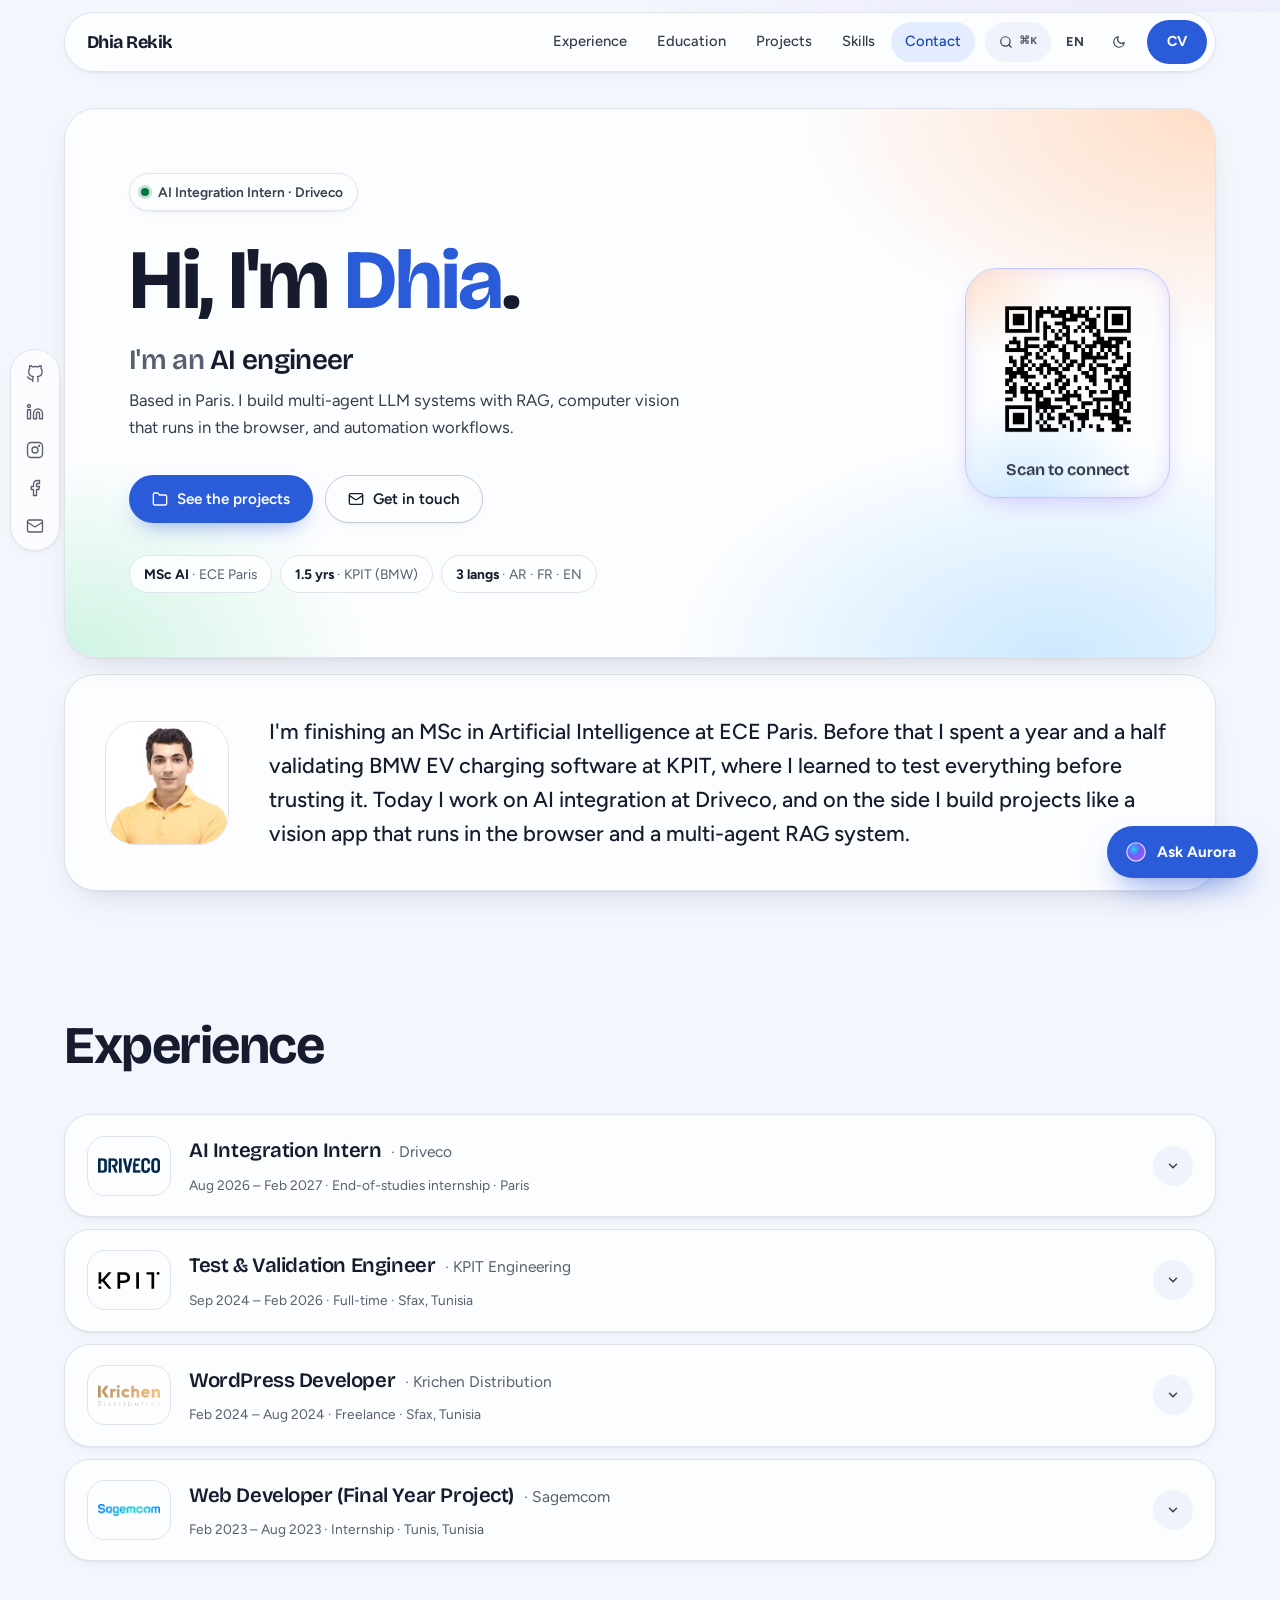
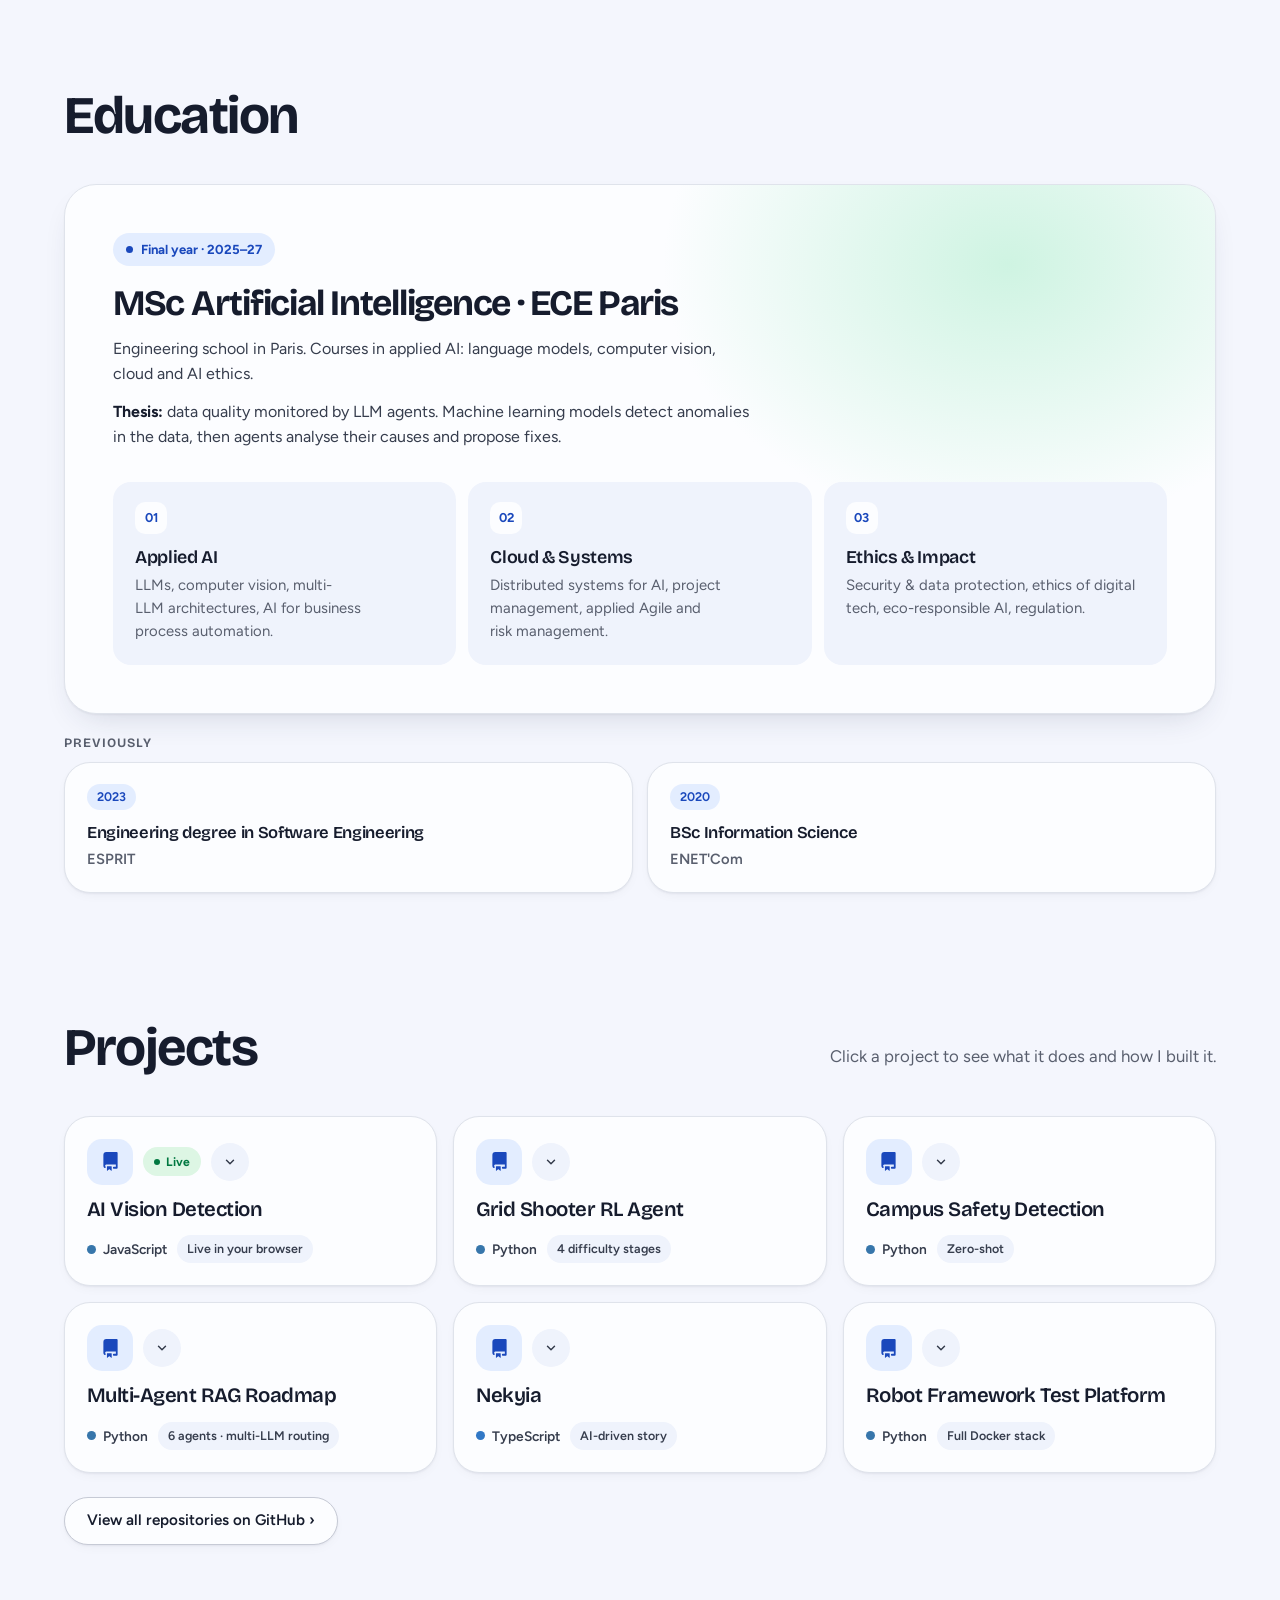
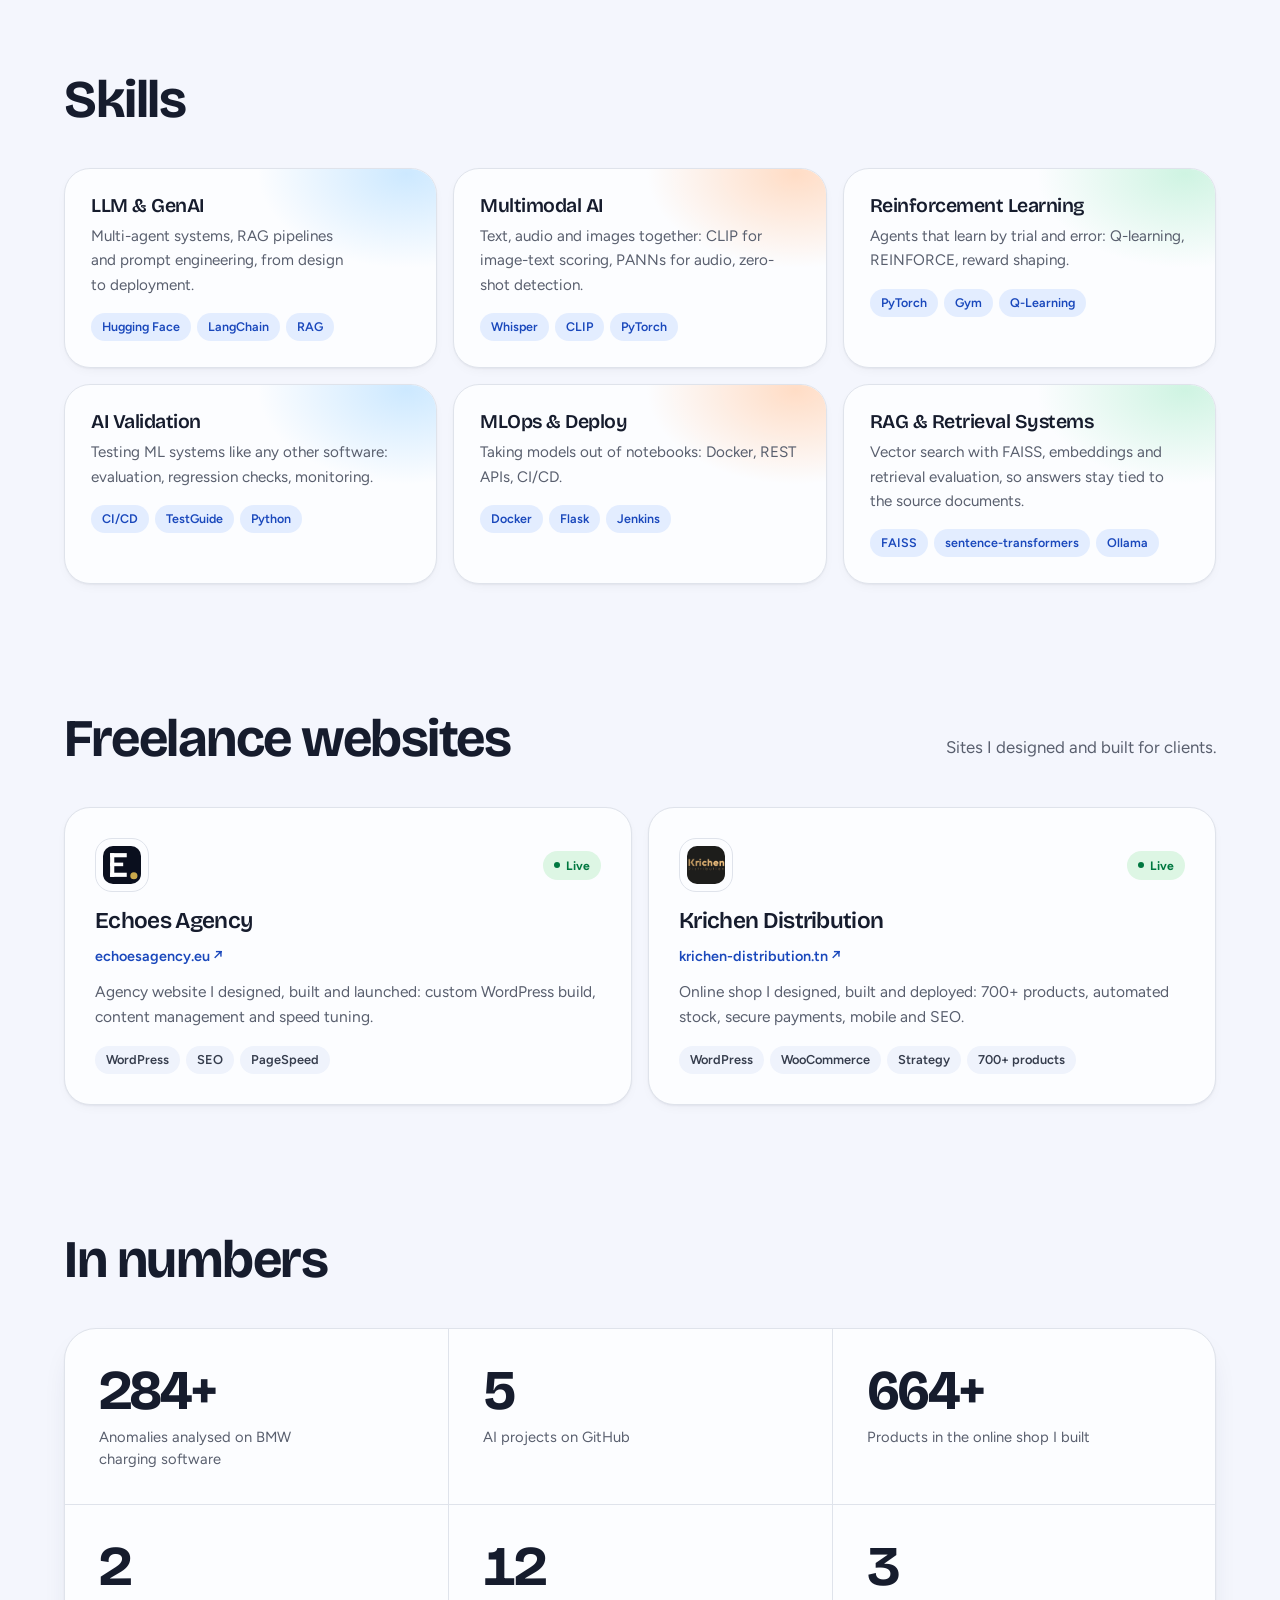
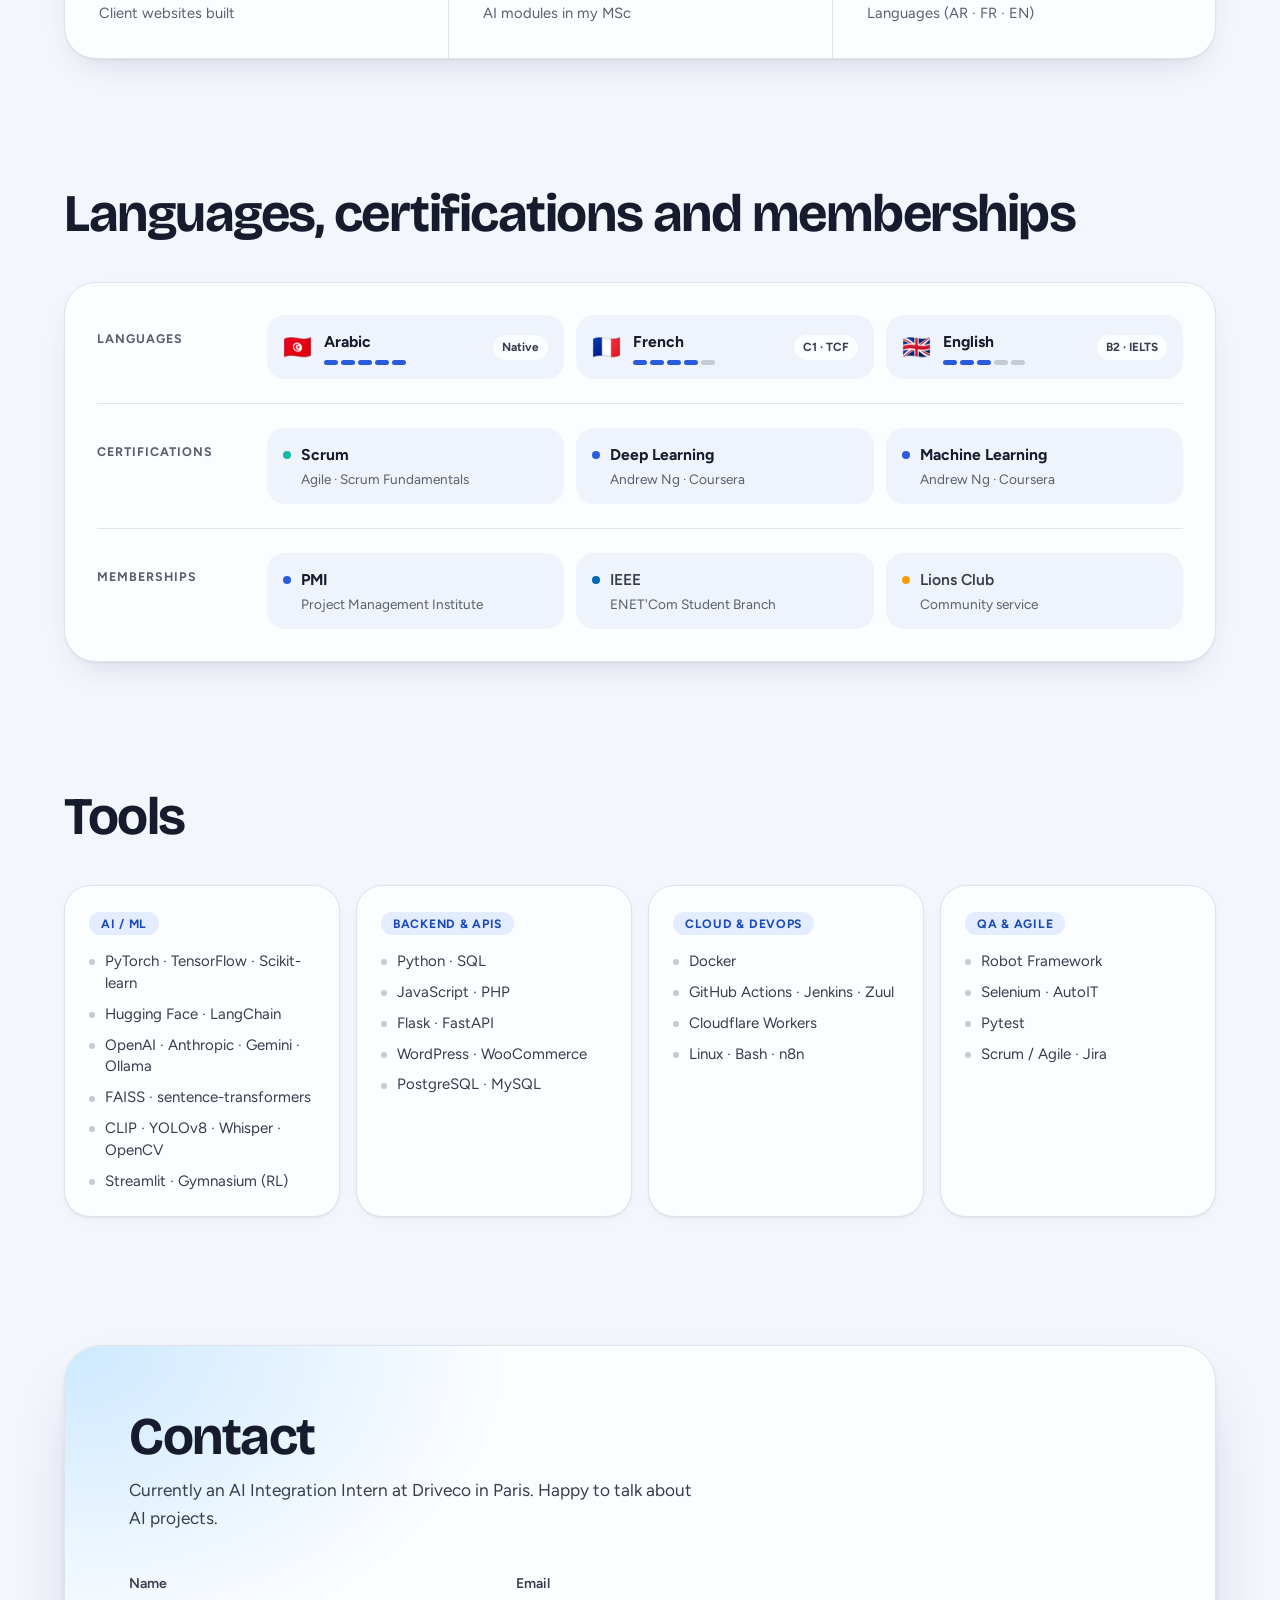
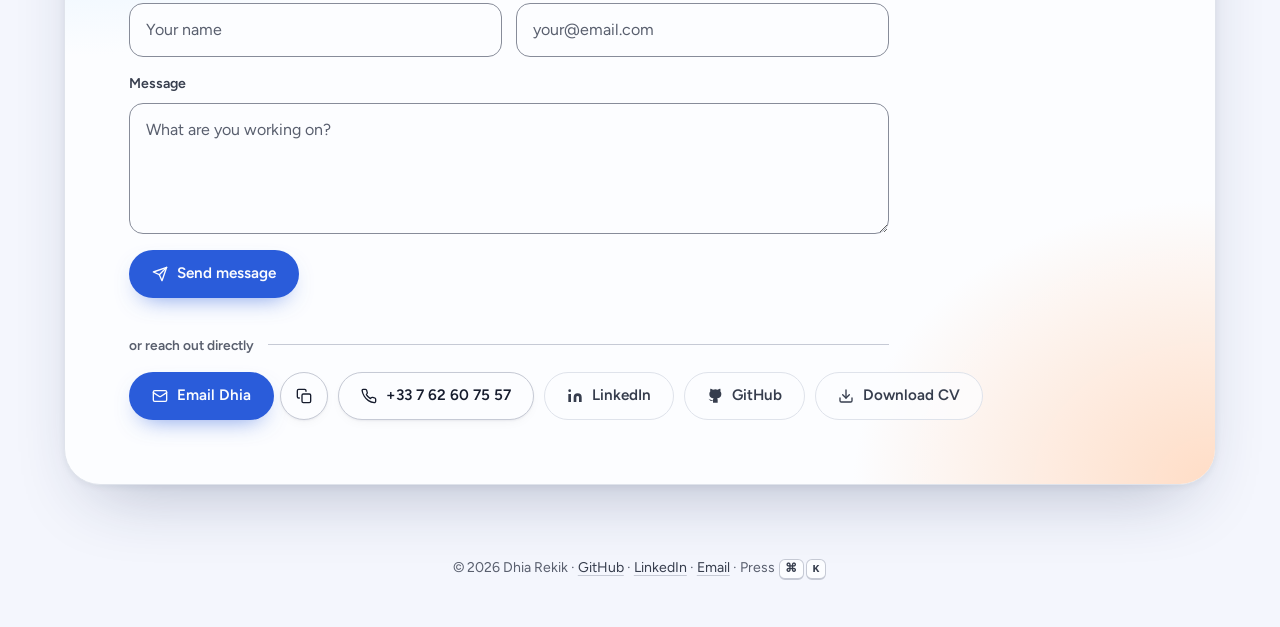
<file: index.html>
<!DOCTYPE html>
<html lang="en">
<head>
<meta charset="UTF-8">
<meta name="viewport" content="width=device-width, initial-scale=1.0">
<title>Dhia Rekik · AI Engineer</title>
<meta name="description" content="AI engineer in Paris. LLM agents with RAG, computer vision and automation workflows. 1.5 years in test and validation for BMW. MSc in AI at ECE Paris.">
<meta name="theme-color" content="#f4f6fd">
<meta name="author" content="Dhia Rekik">
<link rel="manifest" href="manifest.json">
<link rel="icon" type="image/png" sizes="32x32" href="assets/icon-32.png?v=aurora">
<link rel="icon" type="image/svg+xml" href="assets/icon.svg?v=aurora">
<link rel="apple-touch-icon" href="assets/dhia.jpg">

<meta property="og:type" content="website">
<meta property="og:title" content="Dhia Rekik · AI Engineer">
<meta property="og:description" content="AI engineer in Paris. Projects, experience and contact.">
<meta property="og:url" content="https://dhiarekik.me/">
<meta property="og:locale" content="en_US">
<meta property="og:locale:alternate" content="fr_FR">
<meta property="og:image" content="https://dhiarekik.me/assets/dhia.jpg">
<meta property="og:image:width" content="800">
<meta property="og:image:height" content="800">
<meta property="og:image:alt" content="Dhia Rekik · AI Engineer">
<meta name="twitter:image" content="https://dhiarekik.me/assets/dhia.jpg">
<meta name="twitter:image:alt" content="Dhia Rekik · AI Engineer">
<link rel="canonical" href="https://dhiarekik.me/">
<link rel="alternate" hreflang="en" href="https://dhiarekik.me/">
<link rel="alternate" hreflang="fr" href="https://dhiarekik.me/?lang=fr">
<link rel="alternate" hreflang="x-default" href="https://dhiarekik.me/">

<script type="application/ld+json">
{
  "@context": "https://schema.org",
  "@type": "Person",
  "name": "Dhia Rekik",
  "givenName": "Dhia",
  "familyName": "Rekik",
  "jobTitle": "AI Engineer",
  "description": "AI engineer in Paris. LLM agents with RAG, computer vision and automation workflows. 1.5 years in test and validation for BMW. MSc in AI at ECE Paris.",
  "url": "https://dhiarekik.me/",
  "image": "https://dhiarekik.me/assets/dhia.jpg",
  "email": "mailto:dhia.rekik@icloud.com",
  "sameAs": [
    "https://github.com/dhia-rek",
    "https://linkedin.com/in/dhia-rekik"
  ],
  "address": { "@type": "PostalAddress", "addressLocality": "Paris", "addressCountry": "FR" },
  "alumniOf": [{ "@type": "CollegeOrUniversity", "name": "ECE Paris" }],
  "knowsLanguage": ["English", "French", "Arabic"],
  "knowsAbout": [
    "Artificial Intelligence", "Machine Learning", "Large Language Models",
    "Generative AI", "RAG", "Multi-Agent Systems", "AI Automation",
    "Computer Vision", "MLOps", "Python", "PyTorch", "Hugging Face",
    "FastAPI", "Docker", "FAISS", "Ollama"
  ]
}
</script>
<meta name="twitter:card" content="summary_large_image">
<meta name="twitter:title" content="Dhia Rekik · AI Engineer">
<meta name="twitter:description" content="AI engineer in Paris. Projects, experience and contact.">

<link rel="preconnect" href="https://fonts.googleapis.com">
<link rel="preconnect" href="https://fonts.gstatic.com" crossorigin>
<!-- fonts load without blocking the first paint (text shows in a fallback font, then swaps) -->
<link rel="preload" as="style" href="https://fonts.googleapis.com/css2?family=Bricolage+Grotesque:opsz,wght@12..96,500..700&family=Figtree:wght@400..700&display=swap" onload="this.onload=null;this.rel='stylesheet'">
<noscript><link rel="stylesheet" href="https://fonts.googleapis.com/css2?family=Bricolage+Grotesque:opsz,wght@12..96,500..700&family=Figtree:wght@400..700&display=swap"></noscript>

<script type="importmap">{"imports":{"three":"/vendor/three/three.module.js?v=0.160.0","three/addons/":"/vendor/three/addons/"}}</script>
<link rel="stylesheet" href="css/styles.css?v=20261118-aurora">
<meta http-equiv="Cache-Control" content="no-cache, must-revalidate">
</head>
<body>

<div id="scrollProgress" aria-hidden="true"></div>

<nav>
  <div class="nav-inner">
    <a href="#" class="nav-logo">Dhia Rekik</a>
    <button type="button" class="nav-menu-btn" id="menuBtn" aria-label="Open menu" aria-expanded="false">
      <span></span><span></span><span></span>
    </button>
    <ul class="nav-links">
      <li><a href="#experience" data-i18n="nav.exp">Experience</a></li>
      <li><a href="#education" data-i18n="nav.edu">Education</a></li>
      <li><a href="#projects" data-i18n="nav.proj">Projects</a></li>
      <li><a href="#capabilities" data-i18n="nav.cap">Skills</a></li>
      <li><a href="#contact" data-i18n="nav.contact">Contact</a></li>
    </ul>
    <div class="nav-controls">
      <button type="button" class="ctrl ctrl-cmd" id="cmdBtn" aria-label="Open command palette" title="⌘K">
        <svg viewBox="0 0 24 24" fill="none" stroke="currentColor" stroke-width="2" stroke-linecap="round" stroke-linejoin="round" width="14" height="14">
          <circle cx="11" cy="11" r="8"/><path d="m21 21-4.3-4.3"/>
        </svg>
      </button>
      <button type="button" class="ctrl" id="langBtn">EN</button>
      <button type="button" class="ctrl" id="themeBtn" aria-label="Toggle theme">
        <svg viewBox="0 0 24 24" fill="none" stroke="currentColor" stroke-width="2" stroke-linecap="round" stroke-linejoin="round" id="themeIcon" width="14" height="14">
          <path d="M21 12.79A9 9 0 1 1 11.21 3 7 7 0 0 0 21 12.79z"/>
        </svg>
      </button>
      <a href="cv/cv-dhia-rekik-en.pdf" download class="nav-resume" id="cvBtnNav" data-i18n="nav.resume">CV</a>
    </div>
  </div>
</nav>

<aside class="social-rail" aria-label="Social links">
  <ul>
    <li>
      <a href="https://github.com/dhia-rek" target="_blank" rel="noopener" aria-label="GitHub">
        <svg width="18" height="18" viewBox="0 0 24 24" fill="none" stroke="currentColor" stroke-width="1.8" stroke-linecap="round" stroke-linejoin="round" aria-hidden="true"><path d="M9 19c-5 1.5-5-2.5-7-3m14 6v-3.87a3.37 3.37 0 0 0-.94-2.61c3.14-.35 6.44-1.54 6.44-7A5.44 5.44 0 0 0 20 4.77 5.07 5.07 0 0 0 19.91 1S18.73.65 16 2.48a13.38 13.38 0 0 0-7 0C6.27.65 5.09 1 5.09 1A5.07 5.07 0 0 0 5 4.77a5.44 5.44 0 0 0-1.5 3.78c0 5.42 3.3 6.61 6.44 7A3.37 3.37 0 0 0 9 18.13V22"/></svg>
      </a>
    </li>
    <li>
      <a href="https://linkedin.com/in/dhia-rekik" target="_blank" rel="noopener" aria-label="LinkedIn">
        <svg width="18" height="18" viewBox="0 0 24 24" fill="none" stroke="currentColor" stroke-width="1.8" stroke-linecap="round" stroke-linejoin="round" aria-hidden="true"><path d="M16 8a6 6 0 0 1 6 6v7h-4v-7a2 2 0 0 0-4 0v7h-4v-7a6 6 0 0 1 6-6z"/><rect x="2" y="9" width="4" height="12"/><circle cx="4" cy="4" r="2"/></svg>
      </a>
    </li>
    <li>
      <a href="https://www.instagram.com/dhia_rekik/" target="_blank" rel="noopener" aria-label="Instagram">
        <svg width="18" height="18" viewBox="0 0 24 24" fill="none" stroke="currentColor" stroke-width="1.8" stroke-linecap="round" stroke-linejoin="round" aria-hidden="true"><rect x="2" y="2" width="20" height="20" rx="5"/><circle cx="12" cy="12" r="4"/><circle cx="17.5" cy="6.5" r="0.6" fill="currentColor"/></svg>
      </a>
    </li>
    <li>
      <a href="https://www.facebook.com/dhia.rekik11" target="_blank" rel="noopener" aria-label="Facebook">
        <svg width="18" height="18" viewBox="0 0 24 24" fill="none" stroke="currentColor" stroke-width="1.8" stroke-linecap="round" stroke-linejoin="round" aria-hidden="true"><path d="M18 2h-3a5 5 0 0 0-5 5v3H7v4h3v8h4v-8h3l1-4h-4V7a1 1 0 0 1 1-1h3z"/></svg>
      </a>
    </li>
    <li>
      <a href="mailto:dhia.rekik@icloud.com" aria-label="Email">
        <svg width="18" height="18" viewBox="0 0 24 24" fill="none" stroke="currentColor" stroke-width="1.8" stroke-linecap="round" stroke-linejoin="round" aria-hidden="true"><rect x="2" y="4" width="20" height="16" rx="2"/><path d="m22 7-8.97 5.7a1.94 1.94 0 0 1-2.06 0L2 7"/></svg>
      </a>
    </li>
  </ul>
</aside>

<div class="nav-mobile-drawer" id="mobileDrawer">
  <a href="#experience" data-i18n="nav.exp" data-drawer-close>Experience</a>
  <a href="#education" data-i18n="nav.edu" data-drawer-close>Education</a>
  <a href="#projects" data-i18n="nav.proj" data-drawer-close>Projects</a>
  <a href="#capabilities" data-i18n="nav.cap" data-drawer-close>Skills</a>
  <a href="#contact" data-i18n="nav.contact" data-drawer-close>Contact</a>
</div>

<!-- ========== HERO ========== -->
<section class="hero">
  <div class="hero-grid">
    <div class="hero-content">
      <div class="hero-eyebrow" data-i18n="hero.eyebrow">AI Integration Intern · Driveco</div>
      <h1>
        <span data-i18n="hero.greet">Hi, I'm <span class="gradient-1">Dhia</span>.</span>
      </h1>
      <p class="hero-role">
        <span data-i18n="hero.sub-prefix">I'm an</span>
        <span class="hero-role-name" data-i18n="hero.role">AI engineer</span>
      </p>
      <p class="hero-sub" data-i18n="hero.sub-suffix">Based in Paris. I build multi-agent LLM systems with RAG, computer vision that runs in the browser, and automation workflows.</p>
      <div class="hero-cta">
        <a href="#projects" class="btn btn-primary" data-magnetic>
          <svg width="15" height="15" viewBox="0 0 24 24" fill="none" stroke="currentColor" stroke-width="2" stroke-linecap="round" stroke-linejoin="round" aria-hidden="true"><path d="M22 19a2 2 0 0 1-2 2H4a2 2 0 0 1-2-2V5a2 2 0 0 1 2-2h5l2 3h9a2 2 0 0 1 2 2z"/></svg>
          <span data-i18n="hero.cta1">See the projects</span>
        </a>
        <a href="mailto:dhia.rekik@icloud.com" class="btn btn-secondary" data-magnetic>
          <svg width="15" height="15" viewBox="0 0 24 24" fill="none" stroke="currentColor" stroke-width="2" stroke-linecap="round" stroke-linejoin="round" aria-hidden="true"><rect x="2" y="4" width="20" height="16" rx="2"/><path d="m22 7-8.97 5.7a1.94 1.94 0 0 1-2.06 0L2 7"/></svg>
          <span data-i18n="hero.cta2">Get in touch</span>
        </a>
      </div>
      <div class="hero-trust">
        <span><strong>MSc AI</strong> · ECE Paris</span>
        <span><strong>1.5 yrs</strong> · KPIT (BMW)</span>
        <span><strong>3 langs</strong> · AR · FR · EN</span>
      </div>
    </div>

    <aside class="hero-qr" aria-labelledby="heroQrTitle">
      <img class="hero-qr-code" src="assets/qr/dhiarekik-links.svg" alt="QR code linking to dhiarekik.me/links" width="190" height="190">
      <h2 class="hero-qr-title" id="heroQrTitle" data-i18n="qr.title">Scan to connect</h2>
    </aside>
  </div>
</section>

<!-- ========== ABOUT ========== -->
<section class="about reveal" id="about">
  <div class="about-card">
    <img class="about-portrait-mini" src="assets/dhia-220.jpg" srcset="assets/dhia-220.jpg 1x, assets/dhia-440.jpg 2x" alt="Dhia Rekik" width="110" height="110" loading="lazy">
    <div>
      <p class="about-quote" data-i18n="about.quote">I'm finishing an MSc in Artificial Intelligence at ECE Paris. Before that I spent a year and a half validating BMW EV charging software at KPIT, where I learned to test everything before trusting it. Today I work on AI integration at Driveco, and on the side I build projects like a vision app that runs in the browser and a multi-agent RAG system.</p>
    </div>
  </div>
</section>

<!-- ========== EXPERIENCE ========== -->
<section class="experience reveal" id="experience">
  <div class="text-center">
    <h2 class="feature-title" data-i18n="exp.title">Experience</h2>
  </div>

  <ol class="exp-timeline">
    <li class="exp-item" data-expandable>
      <button type="button" class="exp-summary" aria-expanded="false">
        <span class="exp-marker"></span>
        <span class="exp-summary-info">
          <span class="exp-summary-date">Aug 2026 – Feb 2027 · <span data-i18n="exp.0.b">End-of-studies internship</span> · Paris</span>
          <span class="exp-summary-role">
            <span class="exp-logo exp-logo-wide">
              <img src="assets/logos/driveco.png" alt="Driveco" width="46" height="11" loading="lazy">
            </span>
            <strong data-i18n="exp.0.r">AI Integration Intern</strong>
            <span class="exp-summary-org">· Driveco</span>
          </span>
        </span>
        <span class="exp-chevron" aria-hidden="true">
          <svg width="14" height="14" viewBox="0 0 24 24" fill="none" stroke="currentColor" stroke-width="2.5" stroke-linecap="round" stroke-linejoin="round"><polyline points="6 9 12 15 18 9"/></svg>
        </span>
      </button>
      <div class="exp-details">
        <div class="exp-desc" data-i18n="exp.0.d"><ul><li>Analyse business needs and scope AI use cases.</li><li>Design and integrate AI solutions: LLMs, AI agents and automated workflows.</li><li>Build and optimise workflows with APIs, scripts and no-code/low-code tools; prompt engineering and integration of internal tools.</li><li>Build the business case for AI: where it pays off and by how much (ROI).</li><li>Evaluate, document and keep improving the solutions, with the Tech, Product and Data teams.</li></ul></div>
        <a class="exp-org-link" href="https://www.driveco.com" target="_blank" rel="noopener">driveco.com ↗</a>
      </div>
    </li>

    <li class="exp-item" data-expandable>
      <button type="button" class="exp-summary" aria-expanded="false">
        <span class="exp-marker"></span>
        <span class="exp-summary-info">
          <span class="exp-summary-date">Sep 2024 – Feb 2026 · <span data-i18n="exp.1.b">Full-time</span> · <span data-i18n="place.sfax">Sfax, Tunisia</span></span>
          <span class="exp-summary-role">
            <span class="exp-logo exp-logo-wide">
              <img src="assets/logos/kpit.svg" alt="KPIT" width="34" height="10" loading="lazy">
            </span>
            <strong data-i18n="exp.1.r">Test &amp; Validation Engineer</strong>
            <span class="exp-summary-org">· KPIT Engineering</span>
          </span>
        </span>
        <span class="exp-chevron" aria-hidden="true">
          <svg width="14" height="14" viewBox="0 0 24 24" fill="none" stroke="currentColor" stroke-width="2.5" stroke-linecap="round" stroke-linejoin="round"><polyline points="6 9 12 15 18 9"/></svg>
        </span>
      </button>
      <div class="exp-details">
        <div class="exp-desc" data-i18n="exp.1.d"><ul><li>Ran, validated and reported tests for BMW EV charging systems (GB/T, CHAdeMO) on test benches, through a Zuul CI pipeline with 5 software branches to validate (TestGuide). 50+ charging tests delivered.</li><li>Analysed failed tests with Wireshark to find the root cause: 300+ anomalies analysed, about 80% resolved.</li><li>Wrote a Python script that reads the results of the 5 branches, interprets them and generates the Excel report that used to be written by hand. The team adopted it as its standard.</li><li>Started a Wireshark plugin that checks the VIN, IP addresses and DoIP / SOME/IP communication as soon as a log is opened, to tell a configuration change from a real bug in seconds instead of an hour.</li><li>Evaluated an AI reporting tool (TestGuide, TraceTronic) and gave structured feedback on its predictions.</li></ul></div>
        <div class="exp-stack">
          <span>Zuul CI/CD</span><span>Wireshark</span><span>TestGuide</span><span>TraceTronic</span><span>Python</span><span>Excel</span><span>Jira</span>
        </div>
      </div>
    </li>

    <li class="exp-item" data-expandable>
      <button type="button" class="exp-summary" aria-expanded="false">
        <span class="exp-marker"></span>
        <span class="exp-summary-info">
          <span class="exp-summary-date">Feb 2024 – Aug 2024 · <span data-i18n="exp.2.b">Freelance</span> · <span data-i18n="place.sfax">Sfax, Tunisia</span></span>
          <span class="exp-summary-role">
            <span class="exp-logo exp-logo-wide exp-logo-tall">
              <img src="assets/logos/krichen.png" alt="Krichen Distribution" width="53" height="18" loading="lazy">
            </span>
            <strong data-i18n="exp.2.r">WordPress Developer</strong>
            <span class="exp-summary-org">· Krichen Distribution</span>
          </span>
        </span>
        <span class="exp-chevron" aria-hidden="true">
          <svg width="14" height="14" viewBox="0 0 24 24" fill="none" stroke="currentColor" stroke-width="2.5" stroke-linecap="round" stroke-linejoin="round"><polyline points="6 9 12 15 18 9"/></svg>
        </span>
      </button>
      <div class="exp-details">
        <div class="exp-desc" data-i18n="exp.2.d"><ul><li>Designed, built and deployed the e-commerce platform to the client's specifications (WordPress, WooCommerce, 700+ products).</li><li>Set up stock management with automatic alerts, secure payments, the server and email (SMTP).</li><li>Processed user-behaviour data to improve the site's analytics and help the client understand its customers.</li><li>Improved speed, SEO and the mobile experience.</li></ul></div>
        <div class="exp-stack">
          <span>WordPress</span><span>WooCommerce</span><span>PHP</span><span>SEO</span><span>Strategy</span>
        </div>
      </div>
    </li>

    <li class="exp-item" data-expandable>
      <button type="button" class="exp-summary" aria-expanded="false">
        <span class="exp-marker"></span>
        <span class="exp-summary-info">
          <span class="exp-summary-date">Feb 2023 – Aug 2023 · <span data-i18n="exp.3.b">Internship</span> · <span data-i18n="place.tunis">Tunis, Tunisia</span></span>
          <span class="exp-summary-role">
            <span class="exp-logo exp-logo-wide">
              <img src="assets/logos/sagemcom.png" alt="Sagemcom" width="60" height="12" loading="lazy">
            </span>
            <strong data-i18n="exp.3.r">Web Developer (Final Year Project)</strong>
            <span class="exp-summary-org">· Sagemcom</span>
          </span>
        </span>
        <span class="exp-chevron" aria-hidden="true">
          <svg width="14" height="14" viewBox="0 0 24 24" fill="none" stroke="currentColor" stroke-width="2.5" stroke-linecap="round" stroke-linejoin="round"><polyline points="6 9 12 15 18 9"/></svg>
        </span>
      </button>
      <div class="exp-details">
        <div class="exp-desc" data-i18n="exp.3.d"><ul><li>Automated manual tests and configurations: readable test scenarios in Robot Framework, Selenium to drive the browser (for example the device's web interface) and AutoIT for the operating system.</li><li>Built a web platform to run them, packaged with Docker for Windows, Linux and macOS, with automatic validation reports.</li><li>Made the tests reusable on any environment, so consultants and technical leads could run and understand them.</li></ul></div>
        <div class="exp-stack">
          <span>Robot Framework</span><span>Selenium</span><span>AutoIT</span><span>Docker</span><span>Python</span>
        </div>
      </div>
    </li>
  </ol>
</section>

<!-- ========== EDUCATION ========== -->
<section class="education-block reveal" id="education">
  <div class="text-center">
    <h2 class="feature-title" data-i18n="edu.title">Education</h2>
  </div>

  <div class="edu-feature">
    <div class="edu-feature-head">
      <div class="edu-feature-badge"><span class="dot"></span><span data-i18n="edu.1.b">Final year · 2025–27</span></div>
      <h3 data-i18n="edu.feat.title">MSc Artificial Intelligence · ECE Paris</h3>
      <p data-i18n="edu.feat.sub">Engineering school in Paris. Courses in applied AI: language models, computer vision, cloud and AI ethics.</p>
      <p class="edu-thesis" data-i18n="edu.thesis"><strong>Thesis:</strong> data quality monitored by LLM agents. Machine learning models detect anomalies in the data, then agents analyse their causes and propose fixes.</p>
    </div>
    <div class="edu-themes">
      <div class="edu-theme">
        <span class="edu-theme-num">01</span>
        <h4 data-i18n="edu.th1.t">Applied AI</h4>
        <p data-i18n="edu.th1.d">LLMs, computer vision, multi-LLM architectures, AI for business process automation.</p>
      </div>
      <div class="edu-theme">
        <span class="edu-theme-num">02</span>
        <h4 data-i18n="edu.th2.t">Cloud &amp; Systems</h4>
        <p data-i18n="edu.th2.d">Distributed systems for AI, project management, applied Agile and risk management.</p>
      </div>
      <div class="edu-theme">
        <span class="edu-theme-num">03</span>
        <h4 data-i18n="edu.th3.t">Ethics &amp; Impact</h4>
        <p data-i18n="edu.th3.d">Security &amp; data protection, ethics of digital tech, eco-responsible AI, regulation.</p>
      </div>
    </div>
  </div>

  <div class="edu-prev">
    <h3 class="edu-prev-title" data-i18n="edu.prev.title">Previously</h3>
    <div class="edu-prev-grid">
      <article class="edu-prev-item">
        <span class="edu-prev-year">2023</span>
        <h4 data-i18n="edu.prev.1.deg">Engineering degree in Software Engineering</h4>
        <p>ESPRIT</p>
      </article>
      <article class="edu-prev-item">
        <span class="edu-prev-year">2020</span>
        <h4 data-i18n="edu.prev.2.deg">BSc Information Science</h4>
        <p>ENET'Com</p>
      </article>
    </div>
  </div>
</section>

<!-- ========== PROJECTS ========== -->
<section class="projects reveal" id="projects">
  <h2 class="feature-title" data-i18n="proj.title">Projects</h2>
  <p class="feature-sub" data-i18n="proj.sub">Click a project to see what it does and how I built it.</p>

  <div id="projectsGrid">
    <div class="projects-loading">
      <div class="spinner"></div>
      <div data-i18n="proj.loading">Loading projects from GitHub…</div>
    </div>
  </div>

  <div class="projects-cta">
    <a href="https://github.com/dhia-rek" target="_blank" rel="noopener" class="btn btn-secondary" data-magnetic>
      <span data-i18n="proj.viewall">View all repositories on GitHub ›</span>
    </a>
  </div>
</section>

<!-- ========== CAPABILITIES ========== -->
<section class="feature reveal" id="capabilities">
  <h2 class="feature-title" data-i18n="cap.title">Skills</h2>

  <div class="features-grid">
    <div class="feature-card" data-tilt>
      <h3 data-i18n="cap.1.t">LLM &amp; GenAI</h3>
      <p data-i18n="cap.1.d">Multi-agent systems, RAG pipelines and prompt engineering, from design to deployment.</p>
      <div class="tools"><span>Hugging Face</span><span>LangChain</span><span>RAG</span></div>
    </div>
    <div class="feature-card" data-tilt>
      <h3 data-i18n="cap.2.t">Multimodal AI</h3>
      <p data-i18n="cap.2.d">Text, audio and images together: CLIP for image-text scoring, PANNs for audio, zero-shot detection.</p>
      <div class="tools"><span>Whisper</span><span>CLIP</span><span>PyTorch</span></div>
    </div>
    <div class="feature-card" data-tilt>
      <h3 data-i18n="cap.3.t">Reinforcement Learning</h3>
      <p data-i18n="cap.3.d">Agents that learn by trial and error: Q-learning, REINFORCE, reward shaping.</p>
      <div class="tools"><span>PyTorch</span><span>Gym</span><span>Q-Learning</span></div>
    </div>
    <div class="feature-card" data-tilt>
      <h3 data-i18n="cap.4.t">AI Validation</h3>
      <p data-i18n="cap.4.d">Testing ML systems like any other software: evaluation, regression checks, monitoring.</p>
      <div class="tools"><span>CI/CD</span><span>TestGuide</span><span>Python</span></div>
    </div>
    <div class="feature-card" data-tilt>
      <h3 data-i18n="cap.5.t">MLOps &amp; Deploy</h3>
      <p data-i18n="cap.5.d">Taking models out of notebooks: Docker, REST APIs, CI/CD.</p>
      <div class="tools"><span>Docker</span><span>Flask</span><span>Jenkins</span></div>
    </div>
    <div class="feature-card" data-tilt>
      <h3 data-i18n="cap.6.t">RAG &amp; Retrieval Systems</h3>
      <p data-i18n="cap.6.d">Vector search with FAISS, embeddings and retrieval evaluation, so answers stay tied to the source documents.</p>
      <div class="tools"><span>FAISS</span><span>sentence-transformers</span><span>Ollama</span></div>
    </div>
  </div>
</section>

<!-- ========== SHIPPED ========== -->
<section class="shipped reveal" id="shipped">
  <h2 class="feature-title" data-i18n="ship.title">Freelance websites</h2>
  <p class="feature-sub" data-i18n="ship.sub">Sites I designed and built for clients.</p>

  <div class="shipped-grid">
    <a href="https://echoesagency.eu" target="_blank" rel="noopener" class="shipped-card">
      <div class="shipped-card-top">
        <div class="shipped-icon">
          <img src="assets/logos/echoes.svg" alt="Echoes Agency" width="28" height="28" loading="lazy">
        </div>
        <span class="shipped-status live"><span class="dot"></span>Live</span>
      </div>
      <h3>Echoes Agency</h3>
      <div class="shipped-url">echoesagency.eu ↗</div>
      <p data-i18n="ship.1.d">Agency website I designed, built and launched: custom WordPress build, content management and speed tuning.</p>
      <div class="shipped-chips">
        <span>WordPress</span><span>SEO</span><span>PageSpeed</span>
      </div>
    </a>

    <a href="https://www.krichen-distribution.tn" target="_blank" rel="noopener" class="shipped-card">
      <div class="shipped-card-top">
        <div class="shipped-icon">
          <img src="assets/logos/krichen-icon.png" alt="Krichen Distribution" width="28" height="28" loading="lazy">
        </div>
        <span class="shipped-status live"><span class="dot"></span>Live</span>
      </div>
      <h3>Krichen Distribution</h3>
      <div class="shipped-url">krichen-distribution.tn ↗</div>
      <p data-i18n="ship.2.d">Online shop I designed, built and deployed: 700+ products, automated stock, secure payments, mobile and SEO.</p>
      <div class="shipped-chips">
        <span>WordPress</span><span>WooCommerce</span><span>Strategy</span><span>700+ products</span>
      </div>
    </a>
  </div>

</section>

<!-- ========== PERFORMANCE / NUMBERS ========== -->
<section class="specs reveal" id="performance">
  <h2 class="feature-title" data-i18n="perf.title">In numbers</h2>

  <div class="specs-grid">
    <div class="spec-item"><div class="num" data-count="300" data-suffix="+">300+</div><div class="label" data-i18n="perf.s2">Anomalies analysed on BMW charging software</div></div>
    <div class="spec-item"><div class="num" data-count="5" data-suffix="">5</div><div class="label" data-i18n="perf.s4">AI projects on GitHub</div></div>
    <div class="spec-item"><div class="num" data-count="700" data-suffix="+">700+</div><div class="label" data-i18n="perf.s5">Products in the online shop I built</div></div>
    <div class="spec-item"><div class="num" data-count="2" data-suffix="">2</div><div class="label" data-i18n="perf.s7">Client websites built</div></div>
    <div class="spec-item"><div class="num" data-count="13" data-suffix="">13</div><div class="label" data-i18n="perf.s8">AI modules in my MSc</div></div>
    <div class="spec-item"><div class="num" data-count="3" data-suffix="">3</div><div class="label" data-i18n="perf.s9">Languages (AR · FR · EN)</div></div>
  </div>
</section>

<!-- ========== CREDENTIALS ========== -->
<section class="credentials reveal" id="credentials">
  <div class="text-center">
    <h2 class="feature-title" data-i18n="cred.title">Languages, certifications and memberships</h2>
  </div>

  <div class="cred-card">
    <div class="cred-row cred-langs">
      <span class="cred-label" data-i18n="cred.lang">Languages</span>
      <div class="cred-langs-grid">
        <div class="cred-lang">
          <span class="lang-flag">🇹🇳</span>
          <div>
            <strong data-i18n="lang.ar">Arabic</strong>
            <span class="cred-meter" data-level="5"><i></i><i></i><i></i><i></i><i></i></span>
          </div>
          <span class="cred-lang-tag" data-i18n="lang.native">Native</span>
        </div>
        <div class="cred-lang">
          <span class="lang-flag">🇫🇷</span>
          <div>
            <strong data-i18n="lang.fr">French</strong>
            <span class="cred-meter" data-level="4"><i></i><i></i><i></i><i></i><i></i></span>
          </div>
          <span class="cred-lang-tag">C1 · TCF</span>
        </div>
        <div class="cred-lang">
          <span class="lang-flag">🇬🇧</span>
          <div>
            <strong data-i18n="lang.en">English</strong>
            <span class="cred-meter" data-level="3"><i></i><i></i><i></i><i></i><i></i></span>
          </div>
          <span class="cred-lang-tag">B2 · IELTS</span>
        </div>
      </div>
    </div>

    <div class="cred-row cred-certs">
      <span class="cred-label" data-i18n="cred.certs">Certifications</span>
      <div class="cred-certs-grid">
        <div class="cred-badge">
          <span class="cred-badge-dot scrum"></span>
          <span class="cred-badge-name">Scrum</span>
          <span class="cred-badge-sub" data-i18n="affil.scrum">Agile · Scrum Fundamentals</span>
        </div>
        <div class="cred-badge">
          <span class="cred-badge-dot"></span>
          <span class="cred-badge-name">Deep Learning</span>
          <span class="cred-badge-sub" data-i18n="affil.coursera">Andrew Ng · Coursera</span>
        </div>
        <div class="cred-badge">
          <span class="cred-badge-dot"></span>
          <span class="cred-badge-name">Machine Learning</span>
          <span class="cred-badge-sub" data-i18n="affil.coursera">Andrew Ng · Coursera</span>
        </div>
      </div>
    </div>

    <div class="cred-row cred-alumni">
      <span class="cred-label" data-i18n="cred.alum">Memberships</span>
      <div class="cred-certs-grid">
        <a href="https://www.pmi.org" target="_blank" rel="noopener" class="cred-badge">
          <span class="cred-badge-dot"></span>
          <span class="cred-badge-name">PMI</span>
          <span class="cred-badge-sub" data-i18n="affil.pmi">Project Management Institute</span>
        </a>
        <a href="https://www.ieee.org" target="_blank" rel="noopener" class="cred-badge cred-badge--past">
          <span class="cred-badge-dot ieee"></span>
          <span class="cred-badge-name">IEEE</span>
          <span class="cred-badge-sub" data-i18n="affil.ieee">ENET'Com Student Branch</span>
        </a>
        <a href="https://www.lionsclubs.org" target="_blank" rel="noopener" class="cred-badge cred-badge--past">
          <span class="cred-badge-dot lions"></span>
          <span class="cred-badge-name">Lions Club</span>
          <span class="cred-badge-sub" data-i18n="affil.lions">Community service</span>
        </a>
      </div>
    </div>
  </div>
</section>

<!-- ========== STACK ========== -->
<section class="stack-block reveal" id="stack">
  <h2 class="feature-title" data-i18n="stack.title">Tools</h2>

  <div class="stack-cats">
    <div class="stack-cat">
      <h3 class="stack-cat-title" data-i18n="stack.c1">AI / ML</h3>
      <div class="stack-cat-items">
        <span>PyTorch · TensorFlow · Scikit-learn</span>
        <span>Hugging Face · LangChain</span>
        <span>OpenAI · Anthropic · Gemini · Ollama</span>
        <span>FAISS · sentence-transformers</span>
        <span>CLIP · YOLOv8 · Whisper · OpenCV</span>
        <span>Streamlit · Gymnasium (RL)</span>
      </div>
    </div>
    <div class="stack-cat">
      <h3 class="stack-cat-title" data-i18n="stack.c2">Backend &amp; APIs</h3>
      <div class="stack-cat-items">
        <span>Python · SQL</span>
        <span>JavaScript · PHP</span>
        <span>Flask · FastAPI</span>
        <span>WordPress · WooCommerce</span>
        <span>PostgreSQL · MySQL</span>
      </div>
    </div>
    <div class="stack-cat">
      <h3 class="stack-cat-title" data-i18n="stack.c3">Cloud &amp; DevOps</h3>
      <div class="stack-cat-items">
        <span>Docker</span>
        <span>GitHub Actions · Jenkins · Zuul</span>
        <span>Cloudflare Workers</span>
        <span>Linux · Bash · n8n</span>
      </div>
    </div>
    <div class="stack-cat">
      <h3 class="stack-cat-title" data-i18n="stack.c4">QA &amp; Agile</h3>
      <div class="stack-cat-items">
        <span>Robot Framework</span>
        <span>Selenium · AutoIT</span>
        <span>Pytest</span>
        <span>Scrum / Agile · Jira</span>
      </div>
    </div>
  </div>
</section>

<!-- ========== CONTACT ========== -->
<section class="contact reveal" id="contact">
  <h2 data-i18n="contact.title">Contact</h2>
  <p data-i18n="contact.sub">Currently an AI Integration Intern at Driveco in Paris. Happy to talk about AI projects.</p>

  <form class="contact-form" id="contactForm" novalidate>
    <input type="hidden" name="access_key" value="8158bc7c-b112-4741-adb8-75cf768132c3">
    <input type="hidden" name="subject" value="Portfolio contact · dhiarekik.me">
    <input type="hidden" name="botcheck" value="">
    <div class="form-row">
      <div class="form-group">
        <label for="cfName" data-i18n="form.name">Name</label>
        <input type="text" id="cfName" name="name" required autocomplete="name" data-i18n-ph="form.name.ph" placeholder="Your name">
      </div>
      <div class="form-group">
        <label for="cfEmail" data-i18n="form.email">Email</label>
        <input type="email" id="cfEmail" name="email" required autocomplete="email" data-i18n-ph="form.email.ph" placeholder="your@email.com">
      </div>
    </div>
    <div class="form-group">
      <label for="cfMsg" data-i18n="form.msg">Message</label>
      <textarea id="cfMsg" name="message" rows="4" required data-i18n-ph="form.msg.ph" placeholder="What are you working on?"></textarea>
    </div>
    <div class="form-footer">
      <button type="submit" class="btn btn-primary" data-magnetic id="formSubmit">
        <svg width="15" height="15" viewBox="0 0 24 24" fill="none" stroke="currentColor" stroke-width="2" stroke-linecap="round" stroke-linejoin="round" aria-hidden="true"><line x1="22" y1="2" x2="11" y2="13"/><polygon points="22 2 15 22 11 13 2 9 22 2"/></svg>
        <span data-i18n="form.send">Send message</span>
      </button>
      <p class="form-status" id="formStatus" aria-live="polite"></p>
    </div>
  </form>

  <div class="contact-divider"><span data-i18n="form.or">or reach out directly</span></div>

  <div class="contact-actions">
    <div class="email-group">
      <a href="mailto:dhia.rekik@icloud.com" class="btn btn-primary" data-magnetic>
        <svg width="15" height="15" viewBox="0 0 24 24" fill="none" stroke="currentColor" stroke-width="2" stroke-linecap="round" stroke-linejoin="round" aria-hidden="true"><rect x="2" y="4" width="20" height="16" rx="2"/><path d="m22 7-8.97 5.7a1.94 1.94 0 0 1-2.06 0L2 7"/></svg>
        <span data-i18n="contact.btn1">Email Dhia</span>
      </a>
      <button type="button" class="btn btn-secondary copy-email-btn" id="copyEmailBtn" aria-label="Copy email address">
        <svg class="icon-copy" width="15" height="15" viewBox="0 0 24 24" fill="none" stroke="currentColor" stroke-width="2" stroke-linecap="round" stroke-linejoin="round" aria-hidden="true"><rect x="9" y="9" width="13" height="13" rx="2"/><path d="M5 15H4a2 2 0 0 1-2-2V4a2 2 0 0 1 2-2h9a2 2 0 0 1 2 2v1"/></svg>
        <svg class="icon-check" width="15" height="15" viewBox="0 0 24 24" fill="none" stroke="currentColor" stroke-width="2.5" stroke-linecap="round" stroke-linejoin="round" aria-hidden="true"><polyline points="20 6 9 17 4 12"/></svg>
      </button>
    </div>
    <a href="tel:+33762607557" class="btn btn-secondary" data-magnetic>
      <svg width="15" height="15" viewBox="0 0 24 24" fill="none" stroke="currentColor" stroke-width="2" stroke-linecap="round" stroke-linejoin="round" aria-hidden="true"><path d="M22 16.92v3a2 2 0 0 1-2.18 2 19.79 19.79 0 0 1-8.63-3.07A19.5 19.5 0 0 1 4.69 12a19.79 19.79 0 0 1-3.07-8.67A2 2 0 0 1 3.62 2h3a2 2 0 0 1 2 1.72 12.84 12.84 0 0 0 .7 2.81 2 2 0 0 1-.45 2.11L8.09 9.91a16 16 0 0 0 6 6l1.27-1.27a2 2 0 0 1 2.11-.45 12.84 12.84 0 0 0 2.81.7A2 2 0 0 1 22 16.92z"/></svg>
      <span data-i18n="contact.btn3">+33 7 62 60 75 57</span>
    </a>
    <a href="https://linkedin.com/in/dhia-rekik" target="_blank" rel="noopener" class="btn btn-ghost" data-magnetic>
      <svg width="15" height="15" viewBox="0 0 24 24" fill="currentColor" aria-hidden="true"><path d="M16 8a6 6 0 0 1 6 6v7h-4v-7a2 2 0 0 0-2-2 2 2 0 0 0-2 2v7h-4v-7a6 6 0 0 1 6-6z"/><rect x="2" y="9" width="4" height="12"/><circle cx="4" cy="4" r="2"/></svg>
      <span data-i18n="contact.btn2">LinkedIn</span>
    </a>
    <a href="https://github.com/dhia-rek" target="_blank" rel="noopener" class="btn btn-ghost" data-magnetic>
      <svg width="15" height="15" viewBox="0 0 24 24" fill="currentColor" aria-hidden="true"><path d="M9 19c-5 1.5-5-2.5-7-3m14 6v-3.87a3.37 3.37 0 0 0-.94-2.61c3.14-.35 6.44-1.54 6.44-7A5.44 5.44 0 0 0 20 4.77 5.07 5.07 0 0 0 19.91 1S18.73.65 16 2.48a13.38 13.38 0 0 0-7 0C6.27.65 5.09 1 5.09 1A5.07 5.07 0 0 0 5 4.77a5.44 5.44 0 0 0-1.5 3.78c0 5.42 3.3 6.61 6.44 7A3.37 3.37 0 0 0 9 18.13V22"/></svg>
      <span data-i18n="contact.btn4">GitHub</span>
    </a>
    <a href="cv/cv-dhia-rekik-en.pdf" download class="btn btn-ghost" data-magnetic id="cvBtn2">
      <svg width="15" height="15" viewBox="0 0 24 24" fill="none" stroke="currentColor" stroke-width="2" stroke-linecap="round" stroke-linejoin="round" aria-hidden="true"><path d="M21 15v4a2 2 0 0 1-2 2H5a2 2 0 0 1-2-2v-4"/><polyline points="7 10 12 15 17 10"/><line x1="12" y1="15" x2="12" y2="3"/></svg>
      <span data-i18n="contact.cv">Download CV</span>
    </a>
  </div>
</section>

<footer>
  <div>
    © 2026 Dhia Rekik ·
    <a href="https://github.com/dhia-rek" target="_blank" rel="noopener">GitHub</a> ·
    <a href="https://linkedin.com/in/dhia-rekik" target="_blank" rel="noopener">LinkedIn</a> ·
    <a href="mailto:dhia.rekik@icloud.com">Email</a>
    <span class="kbd-hint"> · Press <kbd>⌘</kbd><kbd>K</kbd></span>
  </div>
</footer>

<!-- Command palette -->
<div class="cmdk" id="cmdk" aria-hidden="true" inert>
  <div class="cmdk-backdrop" data-cmdk-close></div>
  <div class="cmdk-panel" role="dialog" aria-modal="true">
    <div class="cmdk-input-wrap">
      <svg viewBox="0 0 24 24" fill="none" stroke="currentColor" stroke-width="2" stroke-linecap="round" stroke-linejoin="round" width="16" height="16"><circle cx="11" cy="11" r="8"/><path d="m21 21-4.3-4.3"/></svg>
      <input id="cmdkInput" type="text" placeholder="Search sections, links, actions…" autocomplete="off" spellcheck="false">
      <kbd class="cmdk-kbd">ESC</kbd>
    </div>
    <ul class="cmdk-list" id="cmdkList"></ul>
    <div class="cmdk-footer">
      <span><kbd>↑</kbd><kbd>↓</kbd> navigate</span>
      <span><kbd>↵</kbd> select</span>
      <span><kbd>esc</kbd> close</span>
    </div>
  </div>
</div>

<!-- Aurora's chat. Aurora (the 3D orb) opens it; this button is the fallback when she is not running
     (no GPU) or the visitor hid her, and is hidden by CSS while she is on screen (body.aurora-on). -->
<button type="button" class="valek-fab" id="valekFab" aria-label="Ask Aurora" aria-expanded="false">
  <svg width="22" height="22" viewBox="0 0 24 24" aria-hidden="true"><defs><radialGradient id="fabOrb" cx="40%" cy="35%" r="70%"><stop offset="0%" stop-color="#22d3ee"/><stop offset="50%" stop-color="#6d5dfc"/><stop offset="100%" stop-color="#a855f7"/></radialGradient></defs><circle cx="12" cy="12" r="10" fill="url(#fabOrb)" stroke="#fff" stroke-opacity=".7" stroke-width="1.5"/></svg>
  <span data-i18n="chat.ask">Ask Aurora</span>
</button>

<div class="valek-pop" id="valekPop" role="dialog" aria-modal="false" aria-labelledby="valekPopTitle" aria-hidden="true" inert>
  <div class="valek-pop-head">
    <strong id="valekPopTitle" data-i18n="chat.title">Hi, I'm Aurora. Ask me about Dhia</strong>
    <button type="button" class="valek-pop-close" id="valekPopClose" aria-label="Close chat">
      <svg width="14" height="14" viewBox="0 0 24 24" fill="none" stroke="currentColor" stroke-width="2.5" stroke-linecap="round"><line x1="18" y1="6" x2="6" y2="18"/><line x1="6" y1="6" x2="18" y2="18"/></svg>
    </button>
  </div>
  <div class="hero-chat-chips" id="valekPopChips">
    <button type="button" class="hero-chat-chip valek-chip" data-i18n="chat.q1">What are his AI skills?</button>
    <button type="button" class="hero-chat-chip valek-chip" data-i18n="chat.q2">What does he do at Driveco?</button>
    <button type="button" class="hero-chat-chip valek-chip" data-i18n="chat.q3">Tell me about his projects.</button>
    <button type="button" class="hero-chat-chip valek-chip" data-i18n="chat.q4">His experience at KPIT?</button>
  </div>
  <div class="hero-chat-feed" id="valekPopFeed"></div>
  <form class="hero-chat-form" id="valekPopForm" autocomplete="off">
    <input type="text" id="valekPopInput" data-i18n-ph="chat.placeholder" placeholder="Ask, write or search for anything…" maxlength="300" aria-label="Message">
    <button type="submit" aria-label="Send">
      <svg width="16" height="16" viewBox="0 0 24 24" fill="none" stroke="currentColor" stroke-width="2" stroke-linecap="round" stroke-linejoin="round"><line x1="22" y1="2" x2="11" y2="13"/><polygon points="22 2 15 22 11 13 2 9 22 2"/></svg>
    </button>
  </form>
  <p class="hero-chat-foot">AI · may make mistakes</p>
</div>

<!-- Back to top -->
<button type="button" class="back-to-top" id="backToTop" aria-label="Back to top">
  <svg width="16" height="16" viewBox="0 0 24 24" fill="none" stroke="currentColor" stroke-width="2.5" stroke-linecap="round" stroke-linejoin="round" aria-hidden="true"><polyline points="18 15 12 9 6 15"/></svg>
</button>

<script src="js/translations.js?v=20261118-aurora"></script>
<script src="js/i18n.js?v=20261011-12"></script>
<script src="js/main.js?v=20261117-c1"></script>
<script src="js/projects.js?v=20261011-23"></script>
<script src="js/command-palette.js?v=20261011-12"></script>
<script src="js/valeknaar.js?v=20261118-aurora2"></script>
<script type="module" src="js/robot/robot-guide.js?v=20261118-aurora"></script>

<!-- Cloudflare Web Analytics -->
<script defer src="https://static.cloudflareinsights.com/beacon.min.js" data-cf-beacon="{&quot;token&quot;: &quot;82fdba3ce2a249d98680ab49ec8379f4&quot;}"></script>

</body>
</html>
</file>
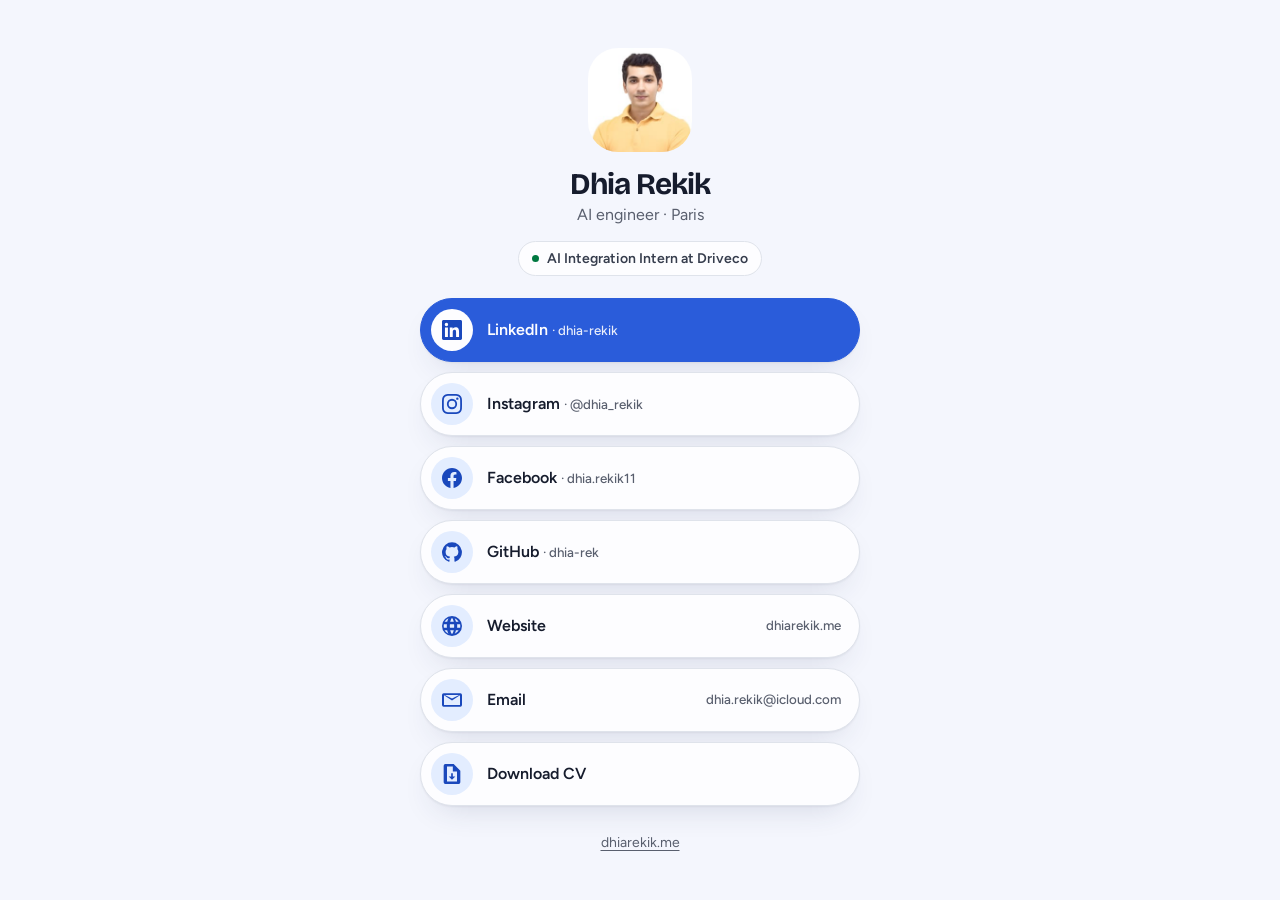
<file: links/index.html>
<!DOCTYPE html>
<html lang="en">
<head>
<meta charset="UTF-8">
<meta name="viewport" content="width=device-width, initial-scale=1.0">
<title>Dhia Rekik · Links</title>
<meta name="description" content="Dhia Rekik, AI engineer in Paris. LinkedIn, Instagram, Facebook, GitHub, website and email.">
<meta name="theme-color" content="#f4f6fd" media="(prefers-color-scheme: light)">
<meta name="theme-color" content="#0f121c" media="(prefers-color-scheme: dark)">
<link rel="icon" type="image/svg+xml" href="../assets/icon.svg">
<link rel="apple-touch-icon" href="../assets/dhia.jpg">
<link rel="canonical" href="https://dhiarekik.me/links/">
<meta property="og:type" content="profile">
<meta property="og:title" content="Dhia Rekik · AI Engineer">
<meta property="og:description" content="All my links in one place.">
<meta property="og:url" content="https://dhiarekik.me/links/">
<meta property="og:image" content="https://dhiarekik.me/assets/dhia.jpg">
<link rel="preconnect" href="https://fonts.googleapis.com">
<link rel="preconnect" href="https://fonts.gstatic.com" crossorigin>
<link rel="stylesheet" href="https://fonts.googleapis.com/css2?family=Bricolage+Grotesque:opsz,wght@12..96,700&family=Figtree:wght@400..700&display=swap">
<style>
  /* Direction C: soft cards (matches the home page) */
  :root {
    --bg: #f4f6fd; --card: #fdfdff; --card-2: #f0f3fc; --ink: #161c2d; --ink-2: #363d4d; --muted: #595f6e;
    --line: #dfe3eb; --accent: #2a5cda; --accent-ink: #1a48bc; --accent-soft: #e3edff; --on-accent: #fdfdff;
    --ok: #007840; --peach: #ffddc6; --sky: #cde9ff;
    --shadow: 0 1px 2px rgba(22, 28, 45, 0.05), 0 14px 34px -16px rgba(40, 52, 90, 0.2);
  }
  @media (prefers-color-scheme: dark) {
    :root { --bg: #0f121c; --card: #171b26; --card-2: #202531; --ink: #f1f3f9; --ink-2: #d0d4de; --muted: #a8aebb;
      --line: #2b303c; --accent: #84aefa; --accent-ink: #a4c5ff; --accent-soft: #1e2d4c; --on-accent: #0f121c;
      --ok: #63d18f; --peach: #402719; --sky: #192d41;
      --shadow: 0 1px 2px rgba(0, 0, 0, 0.3), 0 16px 36px -16px rgba(0, 0, 0, 0.6); }
  }
  * { box-sizing: border-box; }
  body {
    margin: 0; min-height: 100svh; display: flex; justify-content: center;
    background: var(--bg); color: var(--ink); font: 400 16px/1.5 'Figtree', system-ui, sans-serif;
    -webkit-font-smoothing: antialiased;
  }
  main { width: min(100% - 28px, 440px); padding: 48px 0 40px; text-align: center; }
  .photo { width: 104px; height: 104px; margin: 0 auto; display: block; border-radius: 30px; object-fit: cover; }
  h1 { margin: 16px 0 2px; font: 700 30px/1.1 'Bricolage Grotesque', 'Figtree', system-ui, sans-serif; letter-spacing: -0.035em; }
  .role { margin: 0; color: var(--muted); }
  .now { display: inline-flex; align-items: center; gap: 8px; margin: 14px 0 22px; padding: 6px 13px;
    background: var(--card); border: 1px solid var(--line); border-radius: 999px; color: var(--ink-2); font-size: 14px; font-weight: 600; }
  .now::before { content: ''; width: 7px; height: 7px; border-radius: 50%; background: var(--ok); }
  ul { list-style: none; margin: 0; padding: 0; display: grid; gap: 10px; }
  a.link {
    display: flex; align-items: center; gap: 14px; padding: 10px 18px 10px 10px; border: 1px solid var(--line);
    border-radius: 999px; background: var(--card); color: var(--ink); text-decoration: none; font-weight: 600;
    box-shadow: var(--shadow); transition: transform 0.2s, border-color 0.2s;
  }
  a.link:hover, a.link:focus-visible { transform: translateY(-2px); border-color: var(--accent); }
  a.link svg { width: 20px; height: 20px; flex: none; fill: currentColor; }
  a.link > span:not(.ic) { flex: 1; text-align: left; }
  a.link small { color: var(--muted); font-weight: 500; }
  .ic { display: inline-flex; width: 42px; height: 42px; border-radius: 50%; align-items: center; justify-content: center;
    background: var(--accent-soft); color: var(--accent-ink); flex: none; }
  a.link.primary { background: var(--accent); border-color: var(--accent); color: var(--on-accent); }
  a.link.primary .ic { background: var(--card); color: var(--accent-ink); }
  a.link.primary small { color: var(--on-accent); opacity: 0.9; }
  footer { margin-top: 26px; color: var(--muted); font-size: 14px; }
  footer a { color: inherit; text-underline-offset: 3px; }
  :focus-visible { outline: 2px solid var(--accent); outline-offset: 3px; }
  @media (prefers-reduced-motion: reduce) { a.link { transition: none; } }
</style>
</head>
<body>
<main>
  <img class="photo" src="../assets/dhia-220.jpg" srcset="../assets/dhia-220.jpg 1x, ../assets/dhia-440.jpg 2x" alt="Dhia Rekik" width="104" height="104">
  <h1>Dhia Rekik</h1>
  <p class="role" data-en="AI engineer · Paris" data-fr="Ingénieur IA · Paris">AI engineer · Paris</p>
  <p class="now" data-en="AI Integration Intern at Driveco" data-fr="Stagiaire en intégration IA chez Driveco">AI Integration Intern at Driveco</p>

  <ul>
    <li><a class="link primary" href="https://linkedin.com/in/dhia-rekik" target="_blank" rel="noopener">
      <span class="ic"><svg viewBox="0 0 24 24" aria-hidden="true"><path d="M20.45 20.45h-3.56v-5.57c0-1.33-.02-3.04-1.85-3.04-1.86 0-2.14 1.45-2.14 2.94v5.67H9.34V9h3.42v1.56h.05c.48-.9 1.64-1.85 3.37-1.85 3.6 0 4.27 2.37 4.27 5.46v6.28zM5.34 7.43a2.06 2.06 0 1 1 0-4.13 2.06 2.06 0 0 1 0 4.13zM7.12 20.45H3.56V9h3.56v11.45zM22.22 0H1.77C.79 0 0 .77 0 1.73v20.54C0 23.23.79 24 1.77 24h20.45c.98 0 1.78-.77 1.78-1.73V1.73C24 .77 23.2 0 22.22 0z"/></svg></span>
      <span>LinkedIn <small>· dhia-rekik</small></span></a></li>
    <li><a class="link" href="https://www.instagram.com/dhia_rekik/" target="_blank" rel="noopener">
      <span class="ic"><svg viewBox="0 0 24 24" aria-hidden="true"><path d="M12 2.16c3.2 0 3.58.01 4.85.07 1.17.05 1.8.25 2.23.41.56.22.96.48 1.38.9.42.42.68.82.9 1.38.16.42.36 1.06.41 2.23.06 1.27.07 1.65.07 4.85s-.01 3.58-.07 4.85c-.05 1.17-.25 1.8-.41 2.23-.22.56-.48.96-.9 1.38-.42.42-.82.68-1.38.9-.42.16-1.06.36-2.23.41-1.27.06-1.65.07-4.85.07s-3.58-.01-4.85-.07c-1.17-.05-1.8-.25-2.23-.41a3.72 3.72 0 0 1-1.38-.9 3.72 3.72 0 0 1-.9-1.38c-.16-.42-.36-1.06-.41-2.23C2.17 15.58 2.16 15.2 2.16 12s.01-3.58.07-4.85c.05-1.17.25-1.8.41-2.23.22-.56.48-.96.9-1.38.42-.42.82-.68 1.38-.9.42-.16 1.06-.36 2.23-.41C8.42 2.17 8.8 2.16 12 2.16zM12 0C8.74 0 8.33.01 7.05.07 5.78.13 4.9.33 4.14.63c-.79.3-1.46.72-2.13 1.38A5.88 5.88 0 0 0 .63 4.14C.33 4.9.13 5.78.07 7.05.01 8.33 0 8.74 0 12s.01 3.67.07 4.95c.06 1.27.26 2.15.56 2.91.3.79.72 1.46 1.38 2.13a5.88 5.88 0 0 0 2.13 1.38c.76.3 1.64.5 2.91.56C8.33 23.99 8.74 24 12 24s3.67-.01 4.95-.07c1.27-.06 2.15-.26 2.91-.56a5.88 5.88 0 0 0 2.13-1.38 5.88 5.88 0 0 0 1.38-2.13c.3-.76.5-1.64.56-2.91.06-1.28.07-1.69.07-4.95s-.01-3.67-.07-4.95c-.06-1.27-.26-2.15-.56-2.91a5.88 5.88 0 0 0-1.38-2.13A5.88 5.88 0 0 0 19.86.63C19.1.33 18.22.13 16.95.07 15.67.01 15.26 0 12 0zm0 5.84a6.16 6.16 0 1 0 0 12.32 6.16 6.16 0 0 0 0-12.32zM12 16a4 4 0 1 1 0-8 4 4 0 0 1 0 8zm6.4-11.85a1.44 1.44 0 1 0 0 2.88 1.44 1.44 0 0 0 0-2.88z"/></svg></span>
      <span>Instagram <small>· @dhia_rekik</small></span></a></li>
    <li><a class="link" href="https://www.facebook.com/dhia.rekik11" target="_blank" rel="noopener">
      <span class="ic"><svg viewBox="0 0 24 24" aria-hidden="true"><path d="M24 12.07C24 5.41 18.63 0 12 0S0 5.41 0 12.07C0 18.1 4.39 23.1 10.13 24v-8.44H7.08v-3.49h3.05V9.41c0-3.02 1.79-4.69 4.53-4.69 1.31 0 2.68.24 2.68.24v2.97h-1.51c-1.49 0-1.96.93-1.96 1.89v2.25h3.33l-.53 3.49h-2.8V24C19.61 23.1 24 18.1 24 12.07z"/></svg></span>
      <span>Facebook <small>· dhia.rekik11</small></span></a></li>
    <li><a class="link" href="https://github.com/dhia-rek" target="_blank" rel="noopener">
      <span class="ic"><svg viewBox="0 0 24 24" aria-hidden="true"><path d="M12 .3a12 12 0 0 0-3.8 23.38c.6.12.83-.26.83-.57L9 21.07c-3.34.72-4.04-1.61-4.04-1.61-.55-1.39-1.34-1.76-1.34-1.76-1.08-.74.09-.73.09-.73 1.2.09 1.83 1.24 1.83 1.24 1.08 1.83 2.81 1.3 3.5 1 .1-.78.42-1.31.76-1.61-2.67-.3-5.47-1.33-5.47-5.93 0-1.31.47-2.38 1.24-3.22-.14-.3-.54-1.52.1-3.18 0 0 1-.32 3.3 1.23a11.5 11.5 0 0 1 6 0c2.28-1.55 3.29-1.23 3.29-1.23.64 1.66.24 2.88.12 3.18a4.65 4.65 0 0 1 1.23 3.22c0 4.61-2.8 5.63-5.48 5.92.42.36.81 1.1.81 2.22l-.01 3.29c0 .31.2.69.82.57A12 12 0 0 0 12 .3"/></svg></span>
      <span>GitHub <small>· dhia-rek</small></span></a></li>
    <li><a class="link" href="https://dhiarekik.me/">
      <span class="ic"><svg viewBox="0 0 24 24" aria-hidden="true"><path d="M12 0a12 12 0 1 0 0 24 12 12 0 0 0 0-24zm7.94 7h-3.2a17.6 17.6 0 0 0-1.5-4.3A10.04 10.04 0 0 1 19.94 7zM12 2.04c.93 1.31 1.68 2.96 2.17 4.96H9.83C10.32 5 11.07 3.35 12 2.04zM2.26 14a9.9 9.9 0 0 1 0-4h3.6a20.6 20.6 0 0 0 0 4h-3.6zm.8 3h3.2c.33 1.56.84 3.01 1.5 4.3A10.04 10.04 0 0 1 3.06 17zm3.2-10h-3.2a10.04 10.04 0 0 1 4.7-4.3A17.6 17.6 0 0 0 6.26 7zM12 21.96c-.93-1.31-1.68-2.96-2.17-4.96h4.34c-.49 2-1.24 3.65-2.17 4.96zM14.5 14h-5a18.4 18.4 0 0 1 0-4h5a18.4 18.4 0 0 1 0 4zm.74 7.3c.66-1.29 1.17-2.74 1.5-4.3h3.2a10.04 10.04 0 0 1-4.7 4.3zM18.14 14a20.6 20.6 0 0 0 0-4h3.6a9.9 9.9 0 0 1 0 4h-3.6z"/></svg></span>
      <span data-en="Website" data-fr="Site web">Website</span><small>dhiarekik.me</small></a></li>
    <li><a class="link" href="mailto:dhia.rekik@icloud.com">
      <span class="ic"><svg viewBox="0 0 24 24" aria-hidden="true"><path d="M2 4h20a2 2 0 0 1 2 2v12a2 2 0 0 1-2 2H2a2 2 0 0 1-2-2V6a2 2 0 0 1 2-2zm10 8.6L2.4 6.4V18h19.2V6.4L12 12.6zm0-2.4L20.6 6H3.4L12 10.2z"/></svg></span>
      <span>Email</span><small>dhia.rekik@icloud.com</small></a></li>
    <li><a class="link" id="cv" href="../cv/cv-dhia-rekik-en.pdf" target="_blank" rel="noopener">
      <span class="ic"><svg viewBox="0 0 24 24" aria-hidden="true"><path d="M14 0H4a2 2 0 0 0-2 2v20a2 2 0 0 0 2 2h16a2 2 0 0 0 2-2V8l-8-8zm4 21H6V3h7v6h5v12zm-6-2 4-4h-3v-4h-2v4H8l4 4z"/></svg></span>
      <span data-en="Download CV" data-fr="Télécharger le CV">Download CV</span></a></li>
  </ul>
  <footer><a href="https://dhiarekik.me/">dhiarekik.me</a></footer>
</main>
<script>
  // French labels and CV for French-speaking visitors (or ?lang=fr)
  (function () {
    var q = new URLSearchParams(location.search).get('lang');
    var fr = q ? q === 'fr' : /^fr\b/i.test(navigator.language || '');
    if (!fr) return;
    document.documentElement.lang = 'fr';
    document.querySelectorAll('[data-fr]').forEach(function (el) { el.textContent = el.getAttribute('data-fr'); });
    document.getElementById('cv').href = '../cv/cv-dhia-rekik.pdf';
  })();
</script>
</body>
</html>
</file>
<file: css/styles.css>
/* =========================================================================
   Dhia Rekik · Portfolio
   Direction C: "Soft cards"
   A calm periwinkle-white page, rounded white cards with soft layered
   shadows, and a few very light colour washes (peach, sky, mint) inside
   the hero, the education card, the skill cards and the contact card.
   One cobalt accent, the site's blue made deeper. Floating pill nav.
   Type: Bricolage Grotesque (headings) + Figtree (text).
   ========================================================================= */

*, *::before, *::after { margin: 0; padding: 0; box-sizing: border-box; }

:root {
  color-scheme: light;

  /* palette: light (default) */
  --bg: oklch(97.4% 0.009 270);
  --card: oklch(99.5% 0.003 270);
  --card-2: oklch(96.4% 0.012 268);
  --line: oklch(91.5% 0.012 268);
  --line-strong: oklch(84% 0.016 268);
  --field: oklch(64% 0.02 268);
  --ink: oklch(23% 0.035 268);
  --ink-2: oklch(36% 0.03 268);
  --muted: oklch(48.5% 0.025 268);
  --accent: oklch(52% 0.2 264);
  --accent-hover: oklch(47% 0.2 264);
  --accent-ink: oklch(45% 0.19 264);
  --accent-soft: oklch(94.5% 0.03 264);
  --on-accent: oklch(99.5% 0.003 270);
  --ok: oklch(50% 0.13 155);
  --ok-soft: oklch(95% 0.035 155);
  --peach: oklch(92% 0.05 55);
  --sky: oklch(92% 0.045 245);
  --mint: oklch(93.5% 0.045 165);
  --tile: oklch(99.5% 0.003 270);              /* stays light in dark mode: QR code and logos */
  --shadow-sm: 0 1px 2px oklch(23% 0.035 268 / 0.05), 0 4px 14px -6px oklch(23% 0.035 268 / 0.08);
  --shadow: 0 1px 2px oklch(23% 0.035 268 / 0.05), 0 14px 34px -16px oklch(30% 0.06 268 / 0.2);
  --shadow-lg: 0 2px 6px oklch(23% 0.035 268 / 0.06), 0 32px 72px -30px oklch(30% 0.08 268 / 0.32);
  --scrim: oklch(23% 0.035 268 / 0.32);

  /* type */
  --display: 'Bricolage Grotesque', 'Figtree', -apple-system, BlinkMacSystemFont, 'Segoe UI', sans-serif;
  --sans: 'Figtree', -apple-system, BlinkMacSystemFont, 'Segoe UI', system-ui, sans-serif;
  --mono: ui-monospace, 'SF Mono', SFMono-Regular, Menlo, Consolas, monospace;

  /* motion */
  --ease-out: cubic-bezier(0.25, 1, 0.5, 1);
  --ease-expo: cubic-bezier(0.16, 1, 0.3, 1);

  /* layout */
  --pad: clamp(16px, 5.4vw, 64px);
  --page: min(1160px, 100% - 2 * var(--pad));
  --nav-h: 60px;
  --r-xl: 32px;
  --r-lg: 26px;
  --r-md: 18px;
}

:root:has(body.dark),
body.dark {
  color-scheme: dark;
  --bg: oklch(18.5% 0.02 268);
  --card: oklch(22.5% 0.022 268);
  --card-2: oklch(26.5% 0.024 268);
  --line: oklch(31% 0.022 268);
  --line-strong: oklch(40% 0.024 268);
  --field: oklch(52% 0.03 268);
  --ink: oklch(96.5% 0.008 268);
  --ink-2: oklch(87% 0.014 268);
  --muted: oklch(75% 0.02 268);
  --accent: oklch(75% 0.12 262);
  --accent-hover: oklch(80% 0.11 262);
  --accent-ink: oklch(82% 0.09 262);
  --accent-soft: oklch(30% 0.06 264);
  --on-accent: oklch(18.5% 0.02 268);
  --ok: oklch(78% 0.14 155);
  --ok-soft: oklch(30% 0.05 155);
  --peach: oklch(30% 0.045 50);
  --sky: oklch(29% 0.045 250);
  --mint: oklch(29% 0.04 165);
  --tile: oklch(97% 0.005 268);
  --shadow-sm: 0 1px 2px oklch(0% 0 0 / 0.3), 0 4px 14px -6px oklch(0% 0 0 / 0.35);
  --shadow: 0 1px 2px oklch(0% 0 0 / 0.3), 0 16px 36px -16px oklch(0% 0 0 / 0.6);
  --shadow-lg: 0 2px 6px oklch(0% 0 0 / 0.35), 0 32px 72px -28px oklch(0% 0 0 / 0.7);
  --scrim: oklch(10% 0.02 268 / 0.6);
}

/* ===== BASE ===== */
html {
  background: var(--bg);
  scroll-behavior: smooth;
  scroll-padding-top: calc(var(--nav-h) + 40px);
  -webkit-text-size-adjust: 100%;
}

body {
  font-family: var(--sans);
  font-size: 1rem;
  line-height: 1.6;
  color: var(--ink);
  background: var(--bg);
  font-kerning: normal;
  -webkit-font-smoothing: antialiased;
  -moz-osx-font-smoothing: grayscale;
  text-rendering: optimizeLegibility;
  overflow-x: clip;
  opacity: 0;
  transition: opacity .5s var(--ease-out), background-color .3s, color .3s;
}
body.loaded { opacity: 1; }

img, svg { display: block; max-width: 100%; }
a { color: inherit; text-decoration: none; }
button { font: inherit; color: inherit; background: none; border: 0; cursor: pointer; }
input, textarea { font: inherit; }
::selection { background: var(--accent); color: var(--on-accent); }

h1, h2, h3, h4 {
  font-family: var(--display);
  font-weight: 600;
  line-height: 1.1;
  letter-spacing: -0.02em;
  color: var(--ink);
  text-wrap: balance;
}
p, li { text-wrap: pretty; }

kbd {
  display: inline-block;
  min-width: 1.7em;
  margin: 0 0.12em;
  padding: 0.14em 0.45em;
  font: 600 0.72rem/1.3 var(--mono);
  text-align: center;
  color: var(--ink-2);
  background: var(--card);
  border: 1px solid var(--line-strong);
  border-bottom-width: 2px;
  border-radius: 6px;
}

.text-center { text-align: left; }

/* the scroll bar element stays out of view, as on the current site */
#scrollProgress { display: none; }

/* ===== NAV: a floating pill ===== */
nav {
  position: sticky;
  top: 12px;
  z-index: 100;
  height: var(--nav-h);
  margin-top: 12px;
}
.nav-inner {
  width: var(--page);
  height: 100%;
  margin-inline: auto;
  display: flex;
  align-items: center;
  gap: 10px;
  padding: 0 8px 0 22px;
  background: color-mix(in oklch, var(--card) 82%, transparent);
  -webkit-backdrop-filter: blur(16px) saturate(1.4);
  backdrop-filter: blur(16px) saturate(1.4);
  border: 1px solid var(--line);
  border-radius: 999px;
  box-shadow: var(--shadow-sm);
  transition: box-shadow .3s, background-color .3s;
}
nav.scrolled .nav-inner { box-shadow: var(--shadow); }

.nav-logo {
  font-family: var(--display);
  font-size: 1.12rem;
  font-weight: 700;
  letter-spacing: -0.03em;
  white-space: nowrap;
}
.nav-logo:hover { color: var(--accent-ink); }

.nav-links {
  list-style: none;
  display: flex;
  align-items: center;
  gap: 2px;
  margin-left: auto;
}
.nav-links a {
  display: inline-block;
  padding: 8px 14px;
  font-size: 0.92rem;
  font-weight: 500;
  color: var(--ink-2);
  border-radius: 999px;
  transition: background-color .2s, color .2s;
}
.nav-links a:hover { background: var(--card-2); color: var(--ink); }
.nav-links a.active { background: var(--accent-soft); color: var(--accent-ink); }

.nav-controls { display: flex; align-items: center; gap: 4px; }
.ctrl {
  display: inline-flex;
  align-items: center;
  justify-content: center;
  gap: 6px;
  min-width: 40px;
  height: 40px;
  padding: 0 10px;
  font-size: 0.8rem;
  font-weight: 700;
  color: var(--ink-2);
  border-radius: 999px;
  transition: background-color .2s, color .2s;
}
.ctrl:hover { background: var(--card-2); color: var(--ink); }
.ctrl-cmd { padding: 0 14px; background: var(--card-2); }
.ctrl-cmd:hover { background: var(--accent-soft); }
.ctrl-cmd::after {
  content: '⌘K';
  font-family: var(--mono);
  font-size: 0.7rem;
  font-weight: 600;
  color: var(--muted);
}
.nav-resume {
  display: inline-flex;
  align-items: center;
  height: 44px;
  margin-left: 4px;
  padding: 0 20px;
  font-size: 0.9rem;
  font-weight: 700;
  color: var(--on-accent);
  background: var(--accent);
  border-radius: 999px;
  transition: background-color .2s, transform .2s var(--ease-out);
}
.nav-resume:hover { background: var(--accent-hover); transform: translateY(-1px); }

.nav-menu-btn {
  display: none;
  width: 44px;
  height: 44px;
  flex-direction: column;
  align-items: center;
  justify-content: center;
  gap: 5px;
  background: var(--card-2);
  border-radius: 999px;
}
.nav-menu-btn span {
  display: block;
  width: 18px;
  height: 2px;
  background: var(--ink);
  border-radius: 2px;
  transition: transform .3s var(--ease-out), opacity .2s;
}
.nav-menu-btn.open span:nth-child(1) { transform: translateY(7px) rotate(45deg); }
.nav-menu-btn.open span:nth-child(2) { opacity: 0; }
.nav-menu-btn.open span:nth-child(3) { transform: translateY(-7px) rotate(-45deg); }

.nav-mobile-drawer {
  position: fixed;
  top: calc(var(--nav-h) + 20px);
  left: 12px;
  right: 12px;
  z-index: 99;
  display: flex;
  flex-direction: column;
  gap: 2px;
  padding: 8px;
  background: var(--card);
  border: 1px solid var(--line);
  border-radius: 26px;
  box-shadow: var(--shadow-lg);
  opacity: 0;
  transform: translateY(-8px) scale(.98);
  transform-origin: top center;
  visibility: hidden;
  pointer-events: none;
  transition: opacity .25s var(--ease-out), transform .35s var(--ease-out), visibility 0s linear .35s;
}
.nav-mobile-drawer.open {
  opacity: 1;
  transform: none;
  visibility: visible;
  pointer-events: auto;
  transition: opacity .25s var(--ease-out), transform .35s var(--ease-out), visibility 0s;
}
.nav-mobile-drawer a {
  padding: 14px 16px;
  font-family: var(--display);
  font-size: 1.2rem;
  font-weight: 600;
  border-radius: 16px;
  transition: background-color .2s;
}
.nav-mobile-drawer a:hover { background: var(--card-2); }
@media (min-width: 881px) {
  .nav-mobile-drawer { display: none !important; }
}

/* ===== SOCIAL DOCK ===== */
.social-rail {
  position: fixed;
  left: 10px;
  top: 50%;
  z-index: 50;
  transform: translateY(-50%);
}
.social-rail ul {
  list-style: none;
  display: flex;
  flex-direction: column;
  gap: 2px;
  padding: 6px;
  background: color-mix(in oklch, var(--card) 85%, transparent);
  -webkit-backdrop-filter: blur(12px);
  backdrop-filter: blur(12px);
  border: 1px solid var(--line);
  border-radius: 999px;
  box-shadow: var(--shadow-sm);
}
.social-rail a {
  display: inline-flex;
  align-items: center;
  justify-content: center;
  width: 36px;
  height: 36px;
  color: var(--muted);
  border-radius: 50%;
  transition: background-color .2s, color .2s;
}
.social-rail a:hover { background: var(--accent-soft); color: var(--accent-ink); }
@media (max-width: 1024px) {
  .social-rail { display: none; }
}

/* ===== BUTTONS ===== */
.btn {
  display: inline-flex;
  align-items: center;
  justify-content: center;
  gap: 9px;
  min-height: 48px;
  padding: 0 22px;
  font-family: var(--sans);
  font-size: 0.95rem;
  font-weight: 600;
  line-height: 1;
  white-space: nowrap;
  border: 1px solid transparent;
  border-radius: 999px;
  cursor: pointer;
  transition: background-color .2s, color .2s, border-color .2s, box-shadow .3s, transform .25s var(--ease-out);
}
.btn svg { width: 16px; height: 16px; flex: none; }
.btn:hover { transform: translateY(-1px); }
.btn:active { transform: translateY(0); }
.btn:disabled { opacity: .55; cursor: progress; transform: none; }
.btn-primary {
  color: var(--on-accent);
  background: var(--accent);
  box-shadow: 0 10px 24px -12px color-mix(in oklch, var(--accent) 70%, transparent);
}
.btn-primary:hover { background: var(--accent-hover); box-shadow: 0 14px 30px -12px color-mix(in oklch, var(--accent) 75%, transparent); }
.btn-secondary { color: var(--ink); background: var(--card); border-color: var(--line-strong); box-shadow: var(--shadow-sm); }
.btn-secondary:hover { color: var(--accent-ink); border-color: var(--accent); }
.btn-ghost { color: var(--ink-2); background: color-mix(in oklch, var(--card) 70%, transparent); border-color: var(--line); }
.btn-ghost:hover { color: var(--ink); background: var(--card); border-color: var(--line-strong); }

/* ===== HERO: bento of two cards ===== */
.hero {
  width: var(--page);
  margin: clamp(20px, 3vw, 36px) auto 0;
}
.hero-grid {
  display: grid;
  grid-template-columns: minmax(0, 1fr) clamp(264px, 26vw, 330px);
  gap: 16px;
  align-items: stretch;
}
.hero-content {
  position: relative;
  isolation: isolate;
  overflow: hidden;
  padding: clamp(28px, 5vw, 64px);
  background: var(--card);
  border: 1px solid var(--line);
  border-radius: var(--r-xl);
  box-shadow: var(--shadow);
}
.hero-content::before {
  content: '';
  position: absolute;
  inset: 0;
  z-index: -1;
  background:
    radial-gradient(58% 70% at 100% 0%, var(--peach) 0%, transparent 62%),
    radial-gradient(50% 62% at 86% 100%, var(--sky) 0%, transparent 66%),
    radial-gradient(38% 52% at 0% 100%, var(--mint) 0%, transparent 70%);
}

.hero-eyebrow {
  display: inline-flex;
  align-items: center;
  gap: 9px;
  padding: 7px 14px 7px 11px;
  font-size: 0.86rem;
  font-weight: 600;
  color: var(--ink-2);
  background: var(--card);
  border: 1px solid var(--line);
  border-radius: 999px;
  box-shadow: var(--shadow-sm);
}
.hero-eyebrow::before {
  content: '';
  width: 8px;
  height: 8px;
  border-radius: 50%;
  background: var(--ok);
  box-shadow: 0 0 0 3px color-mix(in oklch, var(--ok) 22%, transparent);
}
.hero h1 {
  margin: clamp(20px, 2.6vw, 28px) 0 clamp(16px, 2vw, 22px);
  font-size: clamp(2.9rem, 6.6vw, 5.8rem);
  font-weight: 700;
  line-height: 0.98;
  letter-spacing: -0.024em;
}
.hero h1 .gradient-1 { color: var(--accent); }
.hero-role {
  margin-bottom: 10px;
  font-family: var(--display);
  font-size: clamp(1.35rem, 2.2vw, 1.75rem);
  font-weight: 600;
  line-height: 1.2;
  letter-spacing: -0.025em;
  color: var(--muted);
}
.hero-role-name { color: var(--ink); }
.hero-sub {
  max-width: 50ch;
  font-size: clamp(1.04rem, 1.3vw, 1.15rem);
  line-height: 1.62;
  color: var(--ink-2);
}
.hero-cta {
  display: flex;
  flex-wrap: wrap;
  gap: 12px;
  margin-top: clamp(26px, 3vw, 34px);
}
.hero-trust {
  display: flex;
  flex-wrap: wrap;
  gap: 8px;
  margin-top: clamp(24px, 3vw, 32px);
}
.hero-trust span {
  padding: 7px 14px;
  font-size: 0.86rem;
  color: var(--muted);
  background: color-mix(in oklch, var(--card) 88%, transparent);
  border: 1px solid var(--line);
  border-radius: 999px;
}
.hero-trust strong { color: var(--ink); font-weight: 700; }

/* The QR card continues the intro card: same washes, no frame around the
   code, quieter text, so the hero reads as one piece. */
.hero-qr {
  position: relative;
  isolation: isolate;
  overflow: hidden;
  display: flex;
  flex-direction: column;
  align-items: center;
  justify-content: center;
  gap: 8px;
  padding: 26px 22px;
  text-align: center;
  background: var(--card);
  border: 1px solid var(--line);
  border-radius: var(--r-xl);
  box-shadow: var(--shadow);
}
.hero-qr::before {
  content: '';
  position: absolute;
  inset: 0;
  z-index: -1;
  background:
    radial-gradient(70% 55% at 0% 0%, var(--peach) 0%, transparent 70%),
    radial-gradient(80% 60% at 30% 100%, var(--sky) 0%, transparent 72%);
  opacity: 0.85;
}
.hero-qr-code {
  width: 138px;
  height: 138px;
  padding: 0;
  background: transparent;
  border: 0;
  border-radius: 0;
  /* The white around the modules melts into the card; modules stay dark. */
  mix-blend-mode: multiply;
}
.hero-qr-title {
  margin-top: 6px;
  font-size: 1.02rem;
  font-weight: 650;
  letter-spacing: -0.015em;
  color: var(--ink-2);
}
/* Dark theme: phones need a light quiet zone to scan, so keep a soft tile. */
body.dark .hero-qr-code {
  padding: 8px;
  background: oklch(97% 0.008 268);
  border-radius: 16px;
  mix-blend-mode: normal;
}

@media (prefers-reduced-motion: no-preference) {
  .hero-content,
  .hero-qr { animation: rise .9s var(--ease-expo) both; }
  .hero-qr { animation-delay: .1s; }
  .hero-content > * { animation: rise .9s var(--ease-expo) both; }
  .hero-content > :nth-child(2) { animation-delay: .05s; }
  .hero-content > :nth-child(3) { animation-delay: .1s; }
  .hero-content > :nth-child(4) { animation-delay: .15s; }
  .hero-content > :nth-child(5) { animation-delay: .2s; }
  .hero-content > :nth-child(6) { animation-delay: .25s; }
}

/* ===== ABOUT ===== */
.about {
  width: var(--page);
  margin: 16px auto 0;
}
.about-card {
  display: grid;
  grid-template-columns: auto minmax(0, 1fr);
  align-items: center;
  gap: clamp(20px, 3.4vw, 40px);
  padding: clamp(22px, 3.6vw, 40px);
  background: var(--card);
  border: 1px solid var(--line);
  border-radius: var(--r-xl);
  box-shadow: var(--shadow);
}
.about-portrait-mini {
  width: 124px;
  height: 124px;
  object-fit: cover;
  border: 1px solid var(--line);
  border-radius: 30px;
}
.about-quote {
  font-size: clamp(1.12rem, 1.7vw, 1.4rem);
  font-weight: 500;
  line-height: 1.55;
  color: var(--ink);
}

/* ===== SECTIONS ===== */
:is(.experience, .education-block, .projects, .feature, .shipped, .specs, .credentials, .stack-block, .contact) {
  width: var(--page);
  margin: clamp(84px, 10vw, 128px) auto 0;
}
.feature-title,
.contact h2 {
  font-size: clamp(2.1rem, 4.4vw, 3.3rem);
  font-weight: 700;
  line-height: 1.04;
  letter-spacing: -0.028em;
}
.feature-sub { max-width: 52ch; margin-top: 12px; font-size: 1.05rem; color: var(--muted); }

/* title on the left, short line on the right */
.projects,
.shipped {
  display: grid;
  grid-template-columns: minmax(0, 1fr) auto;
  column-gap: 32px;
  align-items: end;
}
:is(.projects, .shipped) > * { grid-column: 1 / -1; min-width: 0; }
:is(.projects, .shipped) > .feature-title { grid-column: 1; }
:is(.projects, .shipped) > .feature-sub { grid-column: 2; max-width: 44ch; margin: 0 0 6px; text-align: right; text-wrap: balance; }

/* ===== EXPERIENCE: one card per role ===== */
.exp-timeline {
  list-style: none;
  display: grid;
  gap: 12px;
  margin-top: clamp(28px, 3.4vw, 40px);
}
.exp-item {
  background: var(--card);
  border: 1px solid var(--line);
  border-radius: var(--r-lg);
  box-shadow: var(--shadow-sm);
  transition: box-shadow .3s, border-color .3s;
}
.exp-item:hover,
.exp-item.open { box-shadow: var(--shadow); }
.exp-item.open { border-color: var(--line-strong); }
.exp-marker { display: none; }

.exp-summary {
  position: relative;
  width: 100%;
  min-height: 100px;
  display: grid;
  grid-template-columns: minmax(0, 1fr) auto;
  align-items: center;
  gap: 16px;
  padding: 20px 22px 20px 124px;
  text-align: left;
  cursor: pointer;
}
.exp-summary-info { display: flex; flex-direction: column-reverse; gap: 6px; min-width: 0; }
.exp-summary-role { display: flex; flex-wrap: wrap; align-items: baseline; gap: 4px 10px; }
.exp-summary-role strong {
  font-family: var(--display);
  font-size: clamp(1.12rem, 1.6vw, 1.3rem);
  font-weight: 600;
  letter-spacing: -0.02em;
  color: var(--ink);
}
.exp-summary-org { font-size: 0.97rem; color: var(--muted); }
.exp-summary-date { font-size: 0.86rem; color: var(--muted); }

/* the logo sits in a soft tile on the left of the card */
.exp-logo {
  position: absolute;
  left: 22px;
  top: 50%;
  display: flex;
  align-items: center;
  justify-content: center;
  width: 84px;
  height: 60px;
  background: var(--tile);
  border: 1px solid var(--line);
  border-radius: 18px;
  transform: translateY(-50%);
}
.exp-logo img { width: 62px; height: auto; max-height: 24px; object-fit: contain; }
.exp-logo-tall img { max-height: 28px; }

.exp-chevron {
  display: inline-flex;
  align-items: center;
  justify-content: center;
  width: 40px;
  height: 40px;
  color: var(--ink-2);
  background: var(--card-2);
  border-radius: 50%;
  transition: transform .4s var(--ease-out), background-color .2s, color .2s;
}
.exp-summary:hover .exp-chevron { background: var(--accent-soft); color: var(--accent-ink); }
.exp-item.open .exp-chevron { transform: rotate(180deg); background: var(--accent); color: var(--on-accent); }

.exp-details { display: none; padding: 0 24px 26px 124px; }
.exp-item.open .exp-details { display: block; animation: fadeUp .4s var(--ease-out) both; }
.exp-desc { max-width: 74ch; font-size: 0.98rem; line-height: 1.65; color: var(--ink-2); }
.exp-desc ul { list-style: none; }
.exp-desc li { position: relative; padding: 6px 0 6px 24px; }
.exp-desc li::before {
  content: '';
  position: absolute;
  left: 2px;
  top: calc(6px + 0.56em);
  width: 9px;
  height: 9px;
  border: 2px solid var(--accent);
  border-radius: 50%;
}
.exp-desc p { margin-bottom: 0.6rem; }
.exp-stack { display: flex; flex-wrap: wrap; gap: 6px; margin-top: 16px; }
.exp-stack span,
.feature-card .tools span {
  padding: 4px 11px;
  font-size: 0.78rem;
  font-weight: 600;
  color: var(--accent-ink);
  background: var(--accent-soft);
  border-radius: 999px;
}
.exp-org-link {
  display: inline-block;
  margin-top: 14px;
  font-size: 0.9rem;
  font-weight: 600;
  color: var(--accent-ink);
}
.exp-org-link:hover { text-decoration: underline; text-underline-offset: 3px; }

/* ===== EDUCATION ===== */
.edu-feature {
  position: relative;
  isolation: isolate;
  overflow: hidden;
  margin-top: clamp(28px, 3.4vw, 40px);
  padding: clamp(24px, 4vw, 48px);
  background: var(--card);
  border: 1px solid var(--line);
  border-radius: var(--r-xl);
  box-shadow: var(--shadow);
}
.edu-feature::before {
  content: '';
  position: absolute;
  z-index: -1;
  top: -35%;
  right: -12%;
  width: 60%;
  height: 100%;
  background: radial-gradient(closest-side, var(--mint), transparent);
}
.edu-feature-badge {
  display: inline-flex;
  align-items: center;
  gap: 8px;
  padding: 6px 13px;
  font-size: 0.82rem;
  font-weight: 700;
  color: var(--accent-ink);
  background: var(--accent-soft);
  border-radius: 999px;
}
.edu-feature-badge .dot { width: 7px; height: 7px; border-radius: 50%; background: currentColor; }
.edu-feature-head h3 {
  margin: 18px 0 12px;
  font-size: clamp(1.55rem, 2.8vw, 2.25rem);
  font-weight: 700;
  letter-spacing: -0.035em;
}
.edu-feature-head p { max-width: 64ch; color: var(--ink-2); }
.edu-thesis { margin-top: 12px; }
.edu-thesis strong { color: var(--ink); }
.edu-themes {
  display: grid;
  grid-template-columns: repeat(3, minmax(0, 1fr));
  gap: 12px;
  margin-top: clamp(24px, 3vw, 32px);
}
.edu-theme { padding: 20px 22px 22px; background: var(--card-2); border-radius: var(--r-md); }
.edu-theme-num {
  display: inline-flex;
  align-items: center;
  justify-content: center;
  width: 32px;
  height: 32px;
  font-size: 0.8rem;
  font-weight: 700;
  color: var(--accent-ink);
  background: var(--card);
  border-radius: 10px;
}
.edu-theme h4 { margin: 14px 0 6px; font-size: 1.12rem; }
.edu-theme p { font-size: 0.93rem; line-height: 1.55; color: var(--muted); }
/* Earlier degrees: two compact cards under the MSc, same family. */
.edu-prev { margin-top: 22px; }
.edu-prev-title {
  margin: 0 0 12px;
  font-size: 0.8rem;
  font-weight: 650;
  letter-spacing: 0.08em;
  text-transform: uppercase;
  color: var(--muted);
}
.edu-prev-grid {
  display: grid;
  grid-template-columns: repeat(2, minmax(0, 1fr));
  gap: 14px;
}
.edu-prev-item {
  padding: 20px 22px;
  background: var(--card);
  border: 1px solid var(--line);
  border-radius: var(--r-lg);
  box-shadow: var(--shadow-sm);
}
.edu-prev-year {
  display: inline-block;
  padding: 3px 10px;
  font-size: 0.78rem;
  font-weight: 650;
  color: var(--accent-ink);
  background: var(--accent-soft);
  border-radius: 999px;
}
.edu-prev-item h4 { margin: 12px 0 4px; font-size: 1.04rem; line-height: 1.35; }
.edu-prev-item p { font-size: 0.92rem; font-weight: 600; color: var(--muted); }
@media (max-width: 640px) {
  .edu-prev-grid { grid-template-columns: 1fr; }
}

/* ===== PROJECTS ===== */
#projectsGrid {
  display: grid;
  grid-template-columns: repeat(3, minmax(0, 1fr));
  gap: 16px;
  align-items: start;
  margin-top: clamp(28px, 3.4vw, 40px);
}
.project-card {
  overflow: hidden;
  background: var(--card);
  border: 1px solid var(--line);
  border-radius: var(--r-lg);
  box-shadow: var(--shadow-sm);
}
.project-card:hover { box-shadow: var(--shadow); }
.project-card.open { grid-column: 1 / -1; border-color: var(--line-strong); box-shadow: var(--shadow); }

.project-card-summary {
  width: 100%;
  display: flex;
  flex-direction: column;
  gap: 14px;
  padding: 22px;
  text-align: left;
  cursor: pointer;
}
.project-card-top { display: flex; align-items: center; gap: 10px; }
.project-icon-wrap {
  display: flex;
  align-items: center;
  justify-content: center;
  width: 46px;
  height: 46px;
  color: var(--accent-ink);
  background: var(--accent-soft);
  border-radius: 15px;
}
.project-icon-wrap svg { width: 19px; height: 19px; fill: currentColor; }
.project-live-badge {
  display: inline-flex;
  align-items: center;
  gap: 6px;
  margin-left: auto;
  padding: 5px 11px;
  font-size: 0.76rem;
  font-weight: 700;
  color: var(--ok);
  background: var(--ok-soft);
  border-radius: 999px;
}
.project-live-badge::before { content: ''; width: 6px; height: 6px; border-radius: 50%; background: currentColor; }
.project-card-chevron {
  display: inline-flex;
  align-items: center;
  justify-content: center;
  width: 38px;
  height: 38px;
  margin-left: auto;
  color: var(--ink-2);
  background: var(--card-2);
  border-radius: 50%;
  transition: transform .4s var(--ease-out), background-color .2s, color .2s;
}
.project-live-badge + .project-card-chevron { margin-left: 0; }
.project-card-summary:hover .project-card-chevron { background: var(--accent-soft); color: var(--accent-ink); }
.project-card.open .project-card-chevron { transform: rotate(180deg); background: var(--accent); color: var(--on-accent); }

.project-card h3 { font-size: clamp(1.18rem, 1.6vw, 1.32rem); letter-spacing: -0.025em; }
.project-card-meta {
  display: flex;
  flex-wrap: wrap;
  align-items: center;
  gap: 8px 10px;
  font-size: 0.86rem;
  color: var(--muted);
}
.project-card-tag { display: inline-flex; align-items: center; gap: 7px; font-weight: 600; color: var(--ink-2); }
.project-card-metric {
  padding: 4px 10px;
  font-size: 0.78rem;
  font-weight: 600;
  color: var(--ink-2);
  background: var(--card-2);
  border-radius: 999px;
}
.lang-dot { width: 9px; height: 9px; border-radius: 50%; background: var(--accent); flex: none; }
.lang-dot.lang-Python { background: #3776ab; }
.lang-dot.lang-JavaScript { background: #e5c900; }
.lang-dot.lang-TypeScript { background: #3178c6; }
.lang-dot.lang-HTML { background: #e34c26; }
.lang-dot.lang-CSS { background: #563d7c; }
.lang-dot.lang-JupyterNotebook { background: #da5b0b; }

.project-details { display: none; padding: 0 22px 26px; }
.project-card.open .project-details { display: block; animation: fadeUp .4s var(--ease-out) both; }
.project-tagline {
  max-width: none;
  padding: 18px 22px;
  font-family: var(--display);
  font-size: clamp(1.1rem, 1.6vw, 1.3rem);
  font-weight: 500;
  line-height: 1.45;
  letter-spacing: -0.01em;
  color: var(--ink);
  background: linear-gradient(115deg, var(--sky), var(--accent-soft) 45%, var(--peach));
  border-radius: var(--r-md);
}
.project-details h4 {
  margin: 24px 0 8px;
  font-family: var(--sans);
  font-size: 0.78rem;
  font-weight: 700;
  letter-spacing: 0.08em;
  text-transform: uppercase;
  color: var(--accent-ink);
}
.project-details p { max-width: 74ch; font-size: 0.98rem; line-height: 1.65; color: var(--ink-2); }
.topic-list { display: flex; flex-wrap: wrap; gap: 6px; }
.topic-list span,
.shipped-chips span {
  padding: 4px 11px;
  font-size: 0.8rem;
  font-weight: 600;
  color: var(--ink-2);
  background: var(--card-2);
  border-radius: 999px;
}
.modal-results { list-style: none; max-width: 74ch; }
.modal-results li { position: relative; padding: 5px 0 5px 32px; font-size: 0.97rem; line-height: 1.55; color: var(--ink-2); }
.modal-results li::before {
  content: '✓';
  position: absolute;
  left: 0;
  top: 6px;
  display: grid;
  place-items: center;
  width: 21px;
  height: 21px;
  font-size: 0.72rem;
  font-weight: 800;
  color: var(--ok);
  background: var(--ok-soft);
  border-radius: 50%;
}
.project-actions { display: flex; flex-wrap: wrap; gap: 10px; margin-top: 26px; }

.projects-loading,
.projects-empty { grid-column: 1 / -1; padding: 48px 0; text-align: center; color: var(--muted); }
.spinner {
  width: 30px;
  height: 30px;
  margin: 0 auto 14px;
  border: 3px solid var(--line);
  border-top-color: var(--accent);
  border-radius: 50%;
  animation: spin .9s linear infinite;
}
.projects-cta { margin-top: 24px; }

/* ===== SKILLS ===== */
.features-grid {
  display: grid;
  grid-template-columns: repeat(3, minmax(0, 1fr));
  gap: 16px;
  margin-top: clamp(28px, 3.4vw, 40px);
}
.feature-card {
  position: relative;
  isolation: isolate;
  overflow: hidden;
  padding: 26px;
  background: var(--card);
  border: 1px solid var(--line);
  border-radius: var(--r-lg);
  box-shadow: var(--shadow-sm);
}
.feature-card::before {
  content: '';
  position: absolute;
  z-index: -1;
  top: -45%;
  right: -32%;
  width: 80%;
  height: 95%;
  background: radial-gradient(closest-side, var(--wash, var(--sky)), transparent);
}
.feature-card:nth-child(3n + 1) { --wash: var(--sky); }
.feature-card:nth-child(3n + 2) { --wash: var(--peach); }
.feature-card:nth-child(3n) { --wash: var(--mint); }
.feature-card:hover { box-shadow: var(--shadow); }
.feature-card h3 { margin-bottom: 8px; font-size: 1.22rem; letter-spacing: -0.025em; }
.feature-card p { font-size: 0.95rem; line-height: 1.6; color: var(--muted); }
.feature-card .tools { display: flex; flex-wrap: wrap; gap: 6px; margin-top: 16px; }

/* ===== FREELANCE WEBSITES ===== */
.shipped-grid {
  display: grid;
  grid-template-columns: repeat(2, minmax(0, 1fr));
  gap: 16px;
  margin-top: clamp(28px, 3.4vw, 40px);
}
.shipped-card {
  display: flex;
  flex-direction: column;
  gap: 12px;
  padding: clamp(22px, 3vw, 30px);
  background: var(--card);
  border: 1px solid var(--line);
  border-radius: var(--r-lg);
  box-shadow: var(--shadow-sm);
}
.shipped-card:hover { box-shadow: var(--shadow); }
.shipped-card-top { display: flex; align-items: center; justify-content: space-between; margin-bottom: 4px; }
.shipped-icon {
  display: flex;
  align-items: center;
  justify-content: center;
  width: 54px;
  height: 54px;
  overflow: hidden;
  background: var(--tile);
  border: 1px solid var(--line);
  border-radius: 17px;
}
.shipped-icon img { width: 38px; height: 38px; border-radius: 10px; }
.shipped-status {
  display: inline-flex;
  align-items: center;
  gap: 6px;
  padding: 5px 11px;
  font-size: 0.76rem;
  font-weight: 700;
  color: var(--ok);
  background: var(--ok-soft);
  border-radius: 999px;
}
.shipped-status .dot { width: 6px; height: 6px; border-radius: 50%; background: currentColor; }
.shipped-card h3 { font-size: 1.42rem; letter-spacing: -0.03em; }
.shipped-url { font-size: 0.9rem; font-weight: 600; color: var(--accent-ink); }
.shipped-card p { font-size: 0.97rem; line-height: 1.6; color: var(--muted); }
.shipped-chips { display: flex; flex-wrap: wrap; gap: 6px; margin-top: auto; padding-top: 4px; }

/* ===== IN NUMBERS: one card, six cells ===== */
.specs-grid {
  display: grid;
  grid-template-columns: repeat(3, minmax(0, 1fr));
  margin-top: clamp(28px, 3.4vw, 40px);
  overflow: hidden;
  background: var(--card);
  border: 1px solid var(--line);
  border-radius: var(--r-xl);
  box-shadow: var(--shadow);
}
.spec-item { padding: clamp(22px, 3vw, 34px); }
.spec-item:not(:nth-child(3n + 1)) { border-left: 1px solid var(--line); }
.spec-item:nth-child(n + 4) { border-top: 1px solid var(--line); }
.spec-item .num {
  margin-bottom: 8px;
  font-family: var(--display);
  font-size: clamp(2.5rem, 4.4vw, 3.5rem);
  font-weight: 700;
  line-height: 1;
  letter-spacing: -0.045em;
  font-variant-numeric: tabular-nums;
  color: var(--ink);
}
.spec-item .label { max-width: 26ch; font-size: 0.92rem; line-height: 1.45; color: var(--muted); }

/* ===== CREDENTIALS ===== */
.cred-card {
  display: grid;
  gap: 24px;
  margin-top: clamp(28px, 3.4vw, 40px);
  padding: clamp(20px, 3vw, 32px);
  background: var(--card);
  border: 1px solid var(--line);
  border-radius: var(--r-xl);
  box-shadow: var(--shadow);
}
.cred-row { display: grid; grid-template-columns: 150px minmax(0, 1fr); gap: 20px; align-items: start; }
.cred-row + .cred-row { padding-top: 24px; border-top: 1px solid var(--line); }
.cred-label {
  padding-top: 14px;
  font-size: 0.78rem;
  font-weight: 700;
  letter-spacing: 0.08em;
  text-transform: uppercase;
  color: var(--muted);
}
.cred-langs-grid,
.cred-certs-grid {
  display: grid;
  grid-template-columns: repeat(3, minmax(0, 1fr));
  gap: 12px;
}
.cred-lang {
  display: grid;
  grid-template-columns: auto minmax(0, 1fr) auto;
  align-items: center;
  column-gap: 12px;
  padding: 14px 16px;
  background: var(--card-2);
  border-radius: var(--r-md);
}
.lang-flag { font-size: 0.95rem; }
.cred-lang .lang-flag { font-size: 1.45rem; line-height: 1; }
.cred-lang strong { display: block; margin-bottom: 6px; font-size: 0.98rem; font-weight: 700; }
.cred-meter { display: flex; gap: 3px; }
.cred-meter i { display: block; width: 14px; height: 5px; border-radius: 3px; background: var(--line-strong); }
.cred-meter[data-level="3"] i:nth-child(-n + 3),
.cred-meter[data-level="4"] i:nth-child(-n + 4),
.cred-meter[data-level="5"] i:nth-child(-n + 5) { background: var(--accent); }
.cred-lang-tag {
  padding: 3px 9px;
  font-size: 0.74rem;
  font-weight: 700;
  white-space: nowrap;
  color: var(--ink-2);
  background: var(--card);
  border-radius: 999px;
}
/* Dot and name on one line, the detail underneath. */
.cred-badge {
  display: grid;
  grid-template-columns: auto minmax(0, 1fr);
  align-items: center;
  column-gap: 10px;
  row-gap: 3px;
  padding: 14px 16px;
  background: var(--card-2);
  border-radius: var(--r-md);
  transition: background-color .2s;
}
a.cred-badge:hover { background: var(--accent-soft); }
.cred-badge-dot { grid-column: 1; grid-row: 1; width: 8px; height: 8px; border-radius: 50%; background: var(--accent); }
.cred-badge-dot.scrum { background: #14b8a6; }
.cred-badge-dot.ieee { background: #0066b8; }
.cred-badge-dot.lions { background: #f59e0b; }
.cred-badge-name { grid-column: 2; grid-row: 1; font-size: 0.98rem; font-weight: 700; color: var(--ink); }
.cred-badge--past .cred-badge-name { color: var(--ink-2); font-weight: 600; }
.cred-badge-sub { grid-column: 2; grid-row: 2; font-size: 0.85rem; line-height: 1.45; color: var(--muted); }

/* ===== TOOLS ===== */
.stack-cats {
  display: grid;
  grid-template-columns: repeat(4, minmax(0, 1fr));
  gap: 16px;
  margin-top: clamp(28px, 3.4vw, 40px);
}
.stack-cat {
  padding: 24px;
  background: var(--card);
  border: 1px solid var(--line);
  border-radius: var(--r-lg);
  box-shadow: var(--shadow-sm);
}
.stack-cat-title {
  display: inline-flex;
  margin-bottom: 16px;
  padding: 5px 12px;
  font-family: var(--sans);
  font-size: 0.76rem;
  font-weight: 700;
  letter-spacing: 0.06em;
  text-transform: uppercase;
  color: var(--accent-ink);
  background: var(--accent-soft);
  border-radius: 999px;
}
.stack-cat-items { display: flex; flex-direction: column; gap: 9px; }
.stack-cat-items span { position: relative; padding-left: 16px; font-size: 0.94rem; line-height: 1.45; color: var(--ink-2); }
.stack-cat-items span::before {
  content: '';
  position: absolute;
  left: 0;
  top: 0.55em;
  width: 6px;
  height: 6px;
  border-radius: 50%;
  background: var(--line-strong);
}

/* ===== CONTACT: one large soft card ===== */
.contact {
  position: relative;
  isolation: isolate;
  overflow: hidden;
  padding: clamp(28px, 5vw, 64px);
  background: var(--card);
  border: 1px solid var(--line);
  border-radius: 36px;
  box-shadow: var(--shadow-lg);
}
.contact::before {
  content: '';
  position: absolute;
  inset: 0;
  z-index: -1;
  background:
    radial-gradient(55% 60% at 0% 0%, var(--sky) 0%, transparent 70%),
    radial-gradient(45% 55% at 100% 100%, var(--peach) 0%, transparent 70%);
}
.contact > p { max-width: 54ch; margin-top: 12px; font-size: 1.08rem; color: var(--ink-2); }
.contact-form { max-width: 760px; margin-top: clamp(28px, 3.4vw, 40px); }
.form-row { display: grid; grid-template-columns: repeat(2, minmax(0, 1fr)); gap: 14px; }
.form-group { display: flex; flex-direction: column; gap: 8px; margin-bottom: 16px; }
.form-group label { font-size: 0.88rem; font-weight: 600; color: var(--ink-2); }
.form-group input,
.form-group textarea {
  width: 100%;
  padding: 13px 16px;
  font-family: var(--sans);
  font-size: 1rem;
  color: var(--ink);
  background: var(--card);
  border: 1px solid var(--field);
  border-radius: 14px;
  transition: border-color .2s, box-shadow .2s;
}
.form-group textarea { min-height: 128px; resize: vertical; }
.form-group input::placeholder,
.form-group textarea::placeholder { color: var(--muted); opacity: 1; }
.form-group input:focus,
.form-group textarea:focus {
  outline: none;
  border-color: var(--accent);
  box-shadow: 0 0 0 4px color-mix(in oklch, var(--accent) 22%, transparent);
}
.form-footer { display: flex; flex-wrap: wrap; align-items: center; gap: 16px; }
.form-status { font-size: 0.9rem; color: var(--muted); }
.form-status.success { color: var(--ok); }
.form-status.error { color: oklch(50% 0.19 25); }
body.dark .form-status.error { color: oklch(74% 0.15 25); }

.contact-divider {
  display: flex;
  align-items: center;
  gap: 14px;
  max-width: 760px;
  margin: clamp(26px, 3vw, 36px) 0 16px;
  font-size: 0.86rem;
  font-weight: 600;
  color: var(--muted);
}
.contact-divider::after { content: ''; flex: 1; height: 1px; background: var(--line-strong); }
.contact-actions { display: flex; flex-wrap: wrap; gap: 10px; }
.email-group { display: flex; gap: 6px; }
.copy-email-btn { width: 48px; padding: 0; }
.copy-email-btn .icon-check { display: none; }
.copy-email-btn.copied .icon-copy { display: none; }
.copy-email-btn.copied .icon-check { display: block; }

/* ===== FOOTER ===== */
footer {
  width: var(--page);
  margin: clamp(48px, 6vw, 72px) auto 0;
  padding: 0 0 48px;
  font-size: 0.88rem;
  text-align: center;
  color: var(--muted);
}
footer a { color: var(--ink-2); text-decoration: underline; text-decoration-color: var(--line-strong); text-underline-offset: 3px; transition: color .2s; }
footer a:hover { color: var(--accent-ink); }
.kbd-hint { color: var(--muted); }

/* ===== COMMAND PALETTE ===== */
.cmdk {
  position: fixed;
  inset: 0;
  z-index: 1200;
  display: none;
  align-items: flex-start;
  justify-content: center;
  padding: clamp(64px, 14vh, 140px) 16px 16px;
}
.cmdk[aria-hidden="false"] { display: flex; }
.cmdk-backdrop {
  position: absolute;
  inset: 0;
  background: var(--scrim);
  -webkit-backdrop-filter: blur(4px);
  backdrop-filter: blur(4px);
}
.cmdk-panel {
  position: relative;
  width: 100%;
  max-width: 580px;
  overflow: hidden;
  background: var(--card);
  border: 1px solid var(--line);
  border-radius: 24px;
  box-shadow: var(--shadow-lg);
  animation: popIn .28s var(--ease-out) both;
}
.cmdk-input-wrap {
  display: flex;
  align-items: center;
  gap: 12px;
  padding: 18px 20px;
  color: var(--muted);
  border-bottom: 1px solid var(--line);
}
.cmdk-input-wrap:focus-within { box-shadow: inset 0 -2px 0 var(--accent); }
.cmdk-input-wrap input {
  flex: 1;
  min-width: 0;
  font-size: 1.05rem;
  color: var(--ink);
  background: transparent;
  border: 0;
  outline: none;
}
.cmdk-input-wrap input::placeholder { color: var(--muted); }
.cmdk-kbd { margin: 0; }
.cmdk-list { list-style: none; max-height: min(380px, 52vh); overflow-y: auto; padding: 8px; }
.cmdk-list li {
  display: grid;
  grid-template-columns: 32px minmax(0, 1fr) auto;
  align-items: center;
  gap: 10px;
  padding: 10px 12px;
  font-size: 0.95rem;
  color: var(--ink-2);
  border-radius: 14px;
  cursor: pointer;
}
.cmdk-list li:hover,
.cmdk-list li.active { background: var(--card-2); color: var(--ink); }
.cmdk-icon {
  display: flex;
  align-items: center;
  justify-content: center;
  width: 32px;
  height: 32px;
  color: var(--accent-ink);
  background: var(--accent-soft);
  border-radius: 10px;
}
.cmdk-text { display: flex; flex-direction: column; gap: 1px; }
.cmdk-sub { font-size: 0.78rem; color: var(--muted); }
.cmdk-hint { font-family: var(--mono); font-size: 0.78rem; color: var(--muted); }
.cmdk-empty { display: block !important; padding: 24px; text-align: center; color: var(--muted); }
.cmdk-footer {
  display: flex;
  justify-content: flex-end;
  gap: 16px;
  padding: 10px 18px;
  font-size: 0.75rem;
  color: var(--muted);
  border-top: 1px solid var(--line);
}
.cmdk-footer kbd { font-size: 0.66rem; }

/* ===== CHAT (Aurora) ===== */
.valek-fab {
  position: fixed;
  right: 22px;
  bottom: 22px;
  z-index: 95;
  display: inline-flex;
  align-items: center;
  gap: 10px;
  min-height: 52px;
  padding: 0 22px 0 18px;
  font-family: var(--sans);
  font-size: 0.95rem;
  font-weight: 700;
  color: var(--on-accent);
  background: var(--accent);
  border-radius: 999px;
  box-shadow: 0 16px 34px -14px color-mix(in oklch, var(--accent) 75%, transparent), var(--shadow-sm);
  opacity: 0;
  transform: translateY(10px);
  pointer-events: none;
  transition: opacity .35s var(--ease-out), transform .35s var(--ease-out), background-color .2s;
}
.valek-fab svg { flex: none; }
.valek-fab:hover { background: var(--accent-hover); }
.valek-fab.show { opacity: 1; transform: none; pointer-events: auto; }
.valek-fab.hidden { opacity: 0 !important; transform: translateY(10px) !important; pointer-events: none !important; }

.valek-pop {
  position: fixed;
  right: 22px;
  bottom: 88px;
  z-index: 96;
  display: flex;
  flex-direction: column;
  gap: 12px;
  width: min(396px, calc(100vw - 44px));
  max-height: min(580px, calc(100vh - 128px));
  padding: 20px;
  overflow: hidden;
  background: var(--card);
  border: 1px solid var(--line);
  border-radius: 28px;
  box-shadow: var(--shadow-lg);
  opacity: 0;
  transform: translateY(12px) scale(.98);
  transform-origin: bottom right;
  pointer-events: none;
  transition: opacity .25s var(--ease-out), transform .3s var(--ease-out);
}
.valek-pop.open { opacity: 1; transform: none; pointer-events: auto; }
.valek-pop-head {
  display: flex;
  align-items: center;
  justify-content: space-between;
  gap: 12px;
  padding-bottom: 12px;
  border-bottom: 1px solid var(--line);
}
.valek-pop-head strong { font-family: var(--display); font-size: 1.12rem; font-weight: 700; letter-spacing: -0.02em; }
.valek-pop-close {
  display: inline-flex;
  align-items: center;
  justify-content: center;
  width: 36px;
  height: 36px;
  flex: none;
  color: var(--muted);
  background: var(--card-2);
  border-radius: 50%;
  transition: background-color .2s, color .2s;
}
.valek-pop-close:hover { background: var(--accent-soft); color: var(--accent-ink); }

.hero-chat-chips { display: flex; flex-wrap: wrap; gap: 8px; }
.valek-chip {
  padding: 9px 14px;
  font-family: var(--sans);
  font-size: 0.86rem;
  font-weight: 600;
  line-height: 1.3;
  text-align: left;
  color: var(--accent-ink);
  background: var(--accent-soft);
  border: 0;
  border-radius: 999px;
  transition: background-color .2s, color .2s;
}
.valek-chip:hover { background: var(--accent); color: var(--on-accent); }

.hero-chat-feed {
  display: flex;
  flex: 1;
  flex-direction: column;
  gap: 10px;
  max-height: 300px;
  overflow-y: auto;
}
.hero-chat-feed:empty { display: none; }
.valek-msg { max-width: 88%; padding: 10px 14px; font-size: 0.93rem; line-height: 1.55; }
.valek-msg p { margin: 0; }
.valek-msg--ai { align-self: flex-start; color: var(--ink-2); background: var(--card-2); border-radius: 18px 18px 18px 6px; }
.valek-msg--user { align-self: flex-end; color: var(--on-accent); background: var(--accent); border-radius: 18px 18px 6px 18px; }
.valek-typing {
  display: inline-flex;
  align-self: flex-start;
  gap: 4px;
  padding: 12px 14px;
  background: var(--card-2);
  border-radius: 18px 18px 18px 6px;
}
.valek-typing span {
  width: 6px;
  height: 6px;
  background: var(--muted);
  border-radius: 50%;
  animation: typing 1.2s infinite;
}
.valek-typing span:nth-child(2) { animation-delay: .15s; }
.valek-typing span:nth-child(3) { animation-delay: .3s; }
.valek-suggestions { display: flex; flex-direction: column; gap: 6px; margin-top: 2px; }
.valek-suggestion {
  padding: 10px 14px;
  font-size: 0.86rem;
  font-weight: 600;
  text-align: left;
  color: var(--accent-ink);
  background: var(--card);
  border: 1px solid var(--line-strong);
  border-radius: 14px;
  transition: border-color .2s, background-color .2s;
}
.valek-suggestion:hover { border-color: var(--accent); background: var(--accent-soft); }

.hero-chat-form {
  display: flex;
  align-items: center;
  gap: 8px;
  padding: 5px 5px 5px 16px;
  background: var(--card);
  border: 1px solid var(--field);
  border-radius: 999px;
  transition: border-color .2s, box-shadow .2s;
}
.hero-chat-form:focus-within { border-color: var(--accent); box-shadow: 0 0 0 4px color-mix(in oklch, var(--accent) 20%, transparent); }
.hero-chat-form input {
  flex: 1;
  min-width: 0;
  padding: 9px 0;
  font-size: 0.95rem;
  color: var(--ink);
  background: transparent;
  border: 0;
  outline: none;
}
.hero-chat-form input::placeholder { color: var(--muted); }
.hero-chat-form button {
  display: inline-flex;
  align-items: center;
  justify-content: center;
  width: 40px;
  height: 40px;
  flex: none;
  color: var(--on-accent);
  background: var(--accent);
  border-radius: 50%;
  transition: background-color .2s;
}
.hero-chat-form button:hover { background: var(--accent-hover); }
.hero-chat-form button:disabled { opacity: .5; cursor: progress; }
.hero-chat-foot { font-size: 0.74rem; text-align: center; color: var(--muted); }

/* ===== BACK TO TOP (kept as on the current site: only shown with .show) ===== */
.back-to-top {
  position: fixed;
  left: 22px;
  bottom: 22px;
  z-index: 90;
  display: flex;
  align-items: center;
  justify-content: center;
  width: 44px;
  height: 44px;
  color: var(--ink-2);
  background: var(--card);
  border: 1px solid var(--line);
  border-radius: 50%;
  box-shadow: var(--shadow);
  opacity: 0;
  visibility: hidden;
  transform: translateY(8px);
  transition: opacity .25s, transform .25s, visibility 0s linear .25s;
}
.back-to-top.show { opacity: 1; visibility: visible; transform: none; transition: opacity .25s, transform .25s; }

/* ===== ROBOT GUIDE (js/robot/robot-guide.js) ===== */
.robot-layer { position: fixed; inset: 0; z-index: 990; pointer-events: none; }
.robot-layer.off { display: none; }
.robot-canvas { position: absolute; bottom: 0; left: 0; display: block; }
.robot-hit {
  position: fixed;
  bottom: 0;
  left: 0;
  z-index: 991;
  padding: 0;
  background: transparent;
  border: 0;
  border-radius: 50%;
  cursor: grab;
  touch-action: none;
  -webkit-tap-highlight-color: transparent;
}
.robot-hit:active { cursor: grabbing; }
.robot-hit:focus-visible { outline: 2px solid var(--accent); outline-offset: 4px; }
.robot-bubble {
  position: fixed;
  bottom: 0;
  left: 0;
  z-index: 992;
  width: max-content;
  max-width: 280px;
  padding: 12px 16px;
  font-size: 0.9rem;
  line-height: 1.45;
  color: var(--ink);
  background: var(--card);
  border: 1px solid var(--line);
  border-radius: 20px 20px 20px 6px;
  box-shadow: var(--shadow-lg);
  opacity: 0;
  visibility: hidden;
  transition: opacity .2s, visibility .2s;
}
.robot-bubble.show { opacity: 1; visibility: visible; }
.robot-bubble p { margin: 0; }
.robot-bubble-actions { display: flex; gap: 14px; margin-top: 8px; font-size: 0.82rem; }
.robot-bubble-actions a { font-weight: 700; color: var(--accent-ink); }
.robot-bubble-actions a:hover { text-decoration: underline; text-underline-offset: 3px; }
.robot-bubble-actions button { padding: 0; font: inherit; color: var(--muted); }
.robot-bubble-actions button:hover { color: var(--ink); }
.robot-bubble-actions .robot-bubble-ask { font-weight: 700; color: var(--accent-ink); }
.robot-bubble-actions .robot-bubble-ask:hover { color: var(--accent-ink); text-decoration: underline; text-underline-offset: 3px; }
/* Aurora on screen: she is the way into the chat, so the fallback button goes, and the panel opens
   just above her corner (--aurora-dock is set by js/robot/robot-guide.js). */
.aurora-on .valek-fab { display: none; }
.aurora-on .valek-pop { bottom: var(--aurora-dock, 88px); max-height: min(580px, calc(100vh - var(--aurora-dock, 88px) - 40px)); }

/* ===== MOTION ===== */
.reveal {
  opacity: 0;
  transform: translateY(24px);
  transition: opacity .8s var(--ease-out), transform .8s var(--ease-out);
}
.reveal.visible { opacity: 1; transform: none; }
/* Not revealed yet = drawn 24px lower: menu jumps aim 24px higher so the title lands where scroll-padding intends. */
.reveal:not(.visible) { scroll-margin-top: 24px; }

.reveal :is(.exp-timeline, #projectsGrid, .features-grid, .shipped-grid, .stack-cats, .edu-themes) > * {
  opacity: 0;
  transform: translateY(14px);
  transition: opacity .6s var(--ease-out), transform .6s var(--ease-out), box-shadow .3s, border-color .3s;
}
.reveal.visible :is(.exp-timeline, #projectsGrid, .features-grid, .shipped-grid, .stack-cats, .edu-themes) > * { opacity: 1; transform: none; }
.reveal.visible :is(.exp-timeline, #projectsGrid, .features-grid, .shipped-grid, .stack-cats, .edu-themes) > :nth-child(2) { transition-delay: .06s, .06s, 0s, 0s; }
.reveal.visible :is(.exp-timeline, #projectsGrid, .features-grid, .shipped-grid, .stack-cats, .edu-themes) > :nth-child(3) { transition-delay: .12s, .12s, 0s, 0s; }
.reveal.visible :is(.exp-timeline, #projectsGrid, .features-grid, .shipped-grid, .stack-cats, .edu-themes) > :nth-child(4) { transition-delay: .18s, .18s, 0s, 0s; }
.reveal.visible :is(.exp-timeline, #projectsGrid, .features-grid, .shipped-grid, .stack-cats, .edu-themes) > :nth-child(5) { transition-delay: .24s, .24s, 0s, 0s; }
.reveal.visible :is(.exp-timeline, #projectsGrid, .features-grid, .shipped-grid, .stack-cats, .edu-themes) > :nth-child(6) { transition-delay: .3s, .3s, 0s, 0s; }

/* cards lift a little under the pointer (the skill cards keep their existing tilt) */
@media (hover: hover) {
  .reveal.visible :is(#projectsGrid, .shipped-grid) > :hover { transform: translateY(-3px); }
  .reveal.visible #projectsGrid > .open:hover { transform: none; }
}

@keyframes rise { from { opacity: 0; transform: translateY(16px); } }
@keyframes fadeUp { from { opacity: 0; transform: translateY(6px); } }
@keyframes popIn { from { opacity: 0; transform: translateY(10px) scale(.98); } }
@keyframes spin { to { transform: rotate(360deg); } }
@keyframes typing {
  0%, 60%, 100% { opacity: .3; transform: translateY(0); }
  30% { opacity: 1; transform: translateY(-3px); }
}

@media (prefers-reduced-motion: reduce) {
  html { scroll-behavior: auto; }
  *, *::before, *::after {
    animation-duration: .01ms !important;
    animation-iteration-count: 1 !important;
    transition-duration: .01ms !important;
    transition-delay: 0s !important;
  }
  .reveal,
  .reveal :is(.exp-timeline, #projectsGrid, .features-grid, .shipped-grid, .stack-cats, .edu-themes) > * { opacity: 1; transform: none; }
  .feature-card { transform: none !important; }
}

/* ===== FOCUS ===== */
:focus-visible {
  outline: 2px solid var(--accent);
  outline-offset: 3px;
  border-radius: 12px;
}
.btn:focus-visible,
.ctrl:focus-visible,
.nav-resume:focus-visible,
.nav-links a:focus-visible,
.valek-fab:focus-visible,
.valek-chip:focus-visible,
.exp-chevron:focus-visible { border-radius: 999px; }
.exp-summary:focus-visible,
.project-card-summary:focus-visible { border-radius: var(--r-lg); outline-offset: -2px; }
.form-group input:focus-visible,
.form-group textarea:focus-visible,
.cmdk-input-wrap input:focus-visible,
.hero-chat-form input:focus-visible { outline: none; }

/* ===== RESPONSIVE ===== */
@media (max-width: 1100px) {
  .stack-cats { grid-template-columns: repeat(2, minmax(0, 1fr)); }
  #projectsGrid { grid-template-columns: repeat(2, minmax(0, 1fr)); }
}

@media (max-width: 960px) {
  .hero-grid { grid-template-columns: minmax(0, 1fr); }
  .hero-qr {
    display: grid;
    grid-template-columns: auto minmax(0, 1fr);
    grid-template-areas: "code title";
    justify-items: start;
    align-items: center;
    column-gap: 22px;
    row-gap: 6px;
    padding: 18px;
    text-align: left;
  }
  .hero-qr-code { grid-area: code; width: 132px; height: 132px; padding: 8px; }
  .hero-qr-title { grid-area: title; margin-top: 0; }
        .features-grid { grid-template-columns: repeat(2, minmax(0, 1fr)); }
  .cred-certs-grid { grid-template-columns: repeat(2, minmax(0, 1fr)); }
}

@media (max-width: 880px) {
  .nav-links { display: none; }
  .nav-controls { margin-left: auto; }
  .nav-menu-btn { display: flex; order: 4; }
  .cred-row { grid-template-columns: minmax(0, 1fr); gap: 12px; }
  .cred-label { padding-top: 0; }
}

@media (max-width: 720px) {
  :is(.projects, .shipped) { display: block; }
  :is(.projects, .shipped) > .feature-sub { margin-top: 12px; text-align: left; max-width: 52ch; }
  #projectsGrid,
  .shipped-grid,
  .edu-themes,
  .cred-langs-grid { grid-template-columns: minmax(0, 1fr); }
  .specs-grid { grid-template-columns: repeat(2, minmax(0, 1fr)); }
  .spec-item:not(:nth-child(3n + 1)) { border-left: 0; }
  .spec-item:nth-child(n + 4) { border-top: 0; }
  .spec-item:nth-child(2n) { border-left: 1px solid var(--line); }
  .spec-item:nth-child(n + 3) { border-top: 1px solid var(--line); }
}

@media (max-width: 640px) {
  :root { --r-xl: 28px; --r-lg: 22px; }
  nav { top: 8px; margin-top: 8px; }
  .nav-inner { padding: 0 6px 0 18px; }
  .ctrl-cmd { display: none; }
  .nav-mobile-drawer { top: calc(var(--nav-h) + 16px); }

  .hero-content { padding: 26px 22px 28px; }
  .hero-cta .btn { flex: 1 1 auto; }
  .hero-qr {
    grid-template-columns: auto minmax(0, 1fr);
    grid-template-areas: "code title";
    column-gap: 16px;
    padding: 16px;
  }
  .hero-qr-code { width: 104px; height: 104px; padding: 6px; border-radius: 16px; }
    
  .about-card { grid-template-columns: minmax(0, 1fr); }
  .about-portrait-mini { width: 84px; height: 84px; border-radius: 24px; }

  .exp-summary { min-height: 0; padding: 82px 18px 18px; align-items: end; }
  .exp-logo { top: 18px; left: 18px; width: 76px; height: 50px; border-radius: 15px; transform: none; }
  .exp-logo img { width: 56px; }
  .exp-chevron { position: absolute; top: 22px; right: 18px; }
  .exp-summary { grid-template-columns: minmax(0, 1fr); }
  .exp-details { padding: 0 18px 22px; }

  .features-grid,
  .cred-certs-grid,
  .stack-cats,
  .form-row { grid-template-columns: minmax(0, 1fr); }
  .form-row { gap: 0; }
  .contact { padding: 26px 20px 28px; border-radius: 30px; }

  .valek-fab { right: 14px; bottom: 14px; width: 54px; min-height: 54px; padding: 0; justify-content: center; }
  .valek-fab span { display: none; }
  .valek-pop { right: 12px; left: 12px; bottom: 80px; width: auto; max-height: min(72vh, 600px); }
  .back-to-top { left: 14px; bottom: 14px; }
  footer { padding-bottom: 100px; }
}

@media (max-width: 540px) {
  .nav-resume { display: none; }
}

@media (max-width: 699px) {
  .robot-bubble { max-width: 220px; font-size: 0.84rem; }
}

/* ===== Section tint: the page takes a light wash of the robot's current colour ===== */
@property --section-tint { syntax: '<color>'; inherits: true; initial-value: #b39bff; }
html { transition: --section-tint 0.9s ease; }
body::before {
  content: '';
  position: fixed;
  inset: 0;
  z-index: -1;
  pointer-events: none;
  background:
    radial-gradient(55% 45% at 88% 10%, color-mix(in oklch, var(--section-tint) 13%, transparent), transparent 72%),
    radial-gradient(48% 40% at 6% 94%, color-mix(in oklch, var(--section-tint) 9%, transparent), transparent 72%);
}

/* ===== Hero QR as a holographic panel on the page; it lights up when the robot talks about it ===== */
.hero-qr {
  border-color: color-mix(in oklch, var(--section-tint) 45%, var(--line));
  box-shadow: var(--shadow), inset 0 0 28px -14px var(--section-tint);
  transition: border-color .6s ease, box-shadow .6s ease;
}
.hero-qr::after {
  content: '';
  position: absolute;
  inset: 0;
  border-radius: inherit;
  pointer-events: none;
  background: linear-gradient(180deg, transparent 42%, color-mix(in oklch, var(--section-tint) 22%, transparent) 50%, transparent 58%);
  background-size: 100% 260%;
  opacity: 0;
  transition: opacity .5s ease;
}
.hero-qr.holo-active {
  border-color: color-mix(in oklch, var(--section-tint) 80%, transparent);
  box-shadow: 0 0 0 5px color-mix(in oklch, var(--section-tint) 16%, transparent), 0 18px 44px -14px var(--section-tint);
}
.hero-qr.holo-active::after { opacity: 1; animation: holo-scan 2.6s linear infinite; }
.hero-qr.holo-active .hero-qr-code { animation: qr-pulse 1.6s ease-in-out infinite; }
@keyframes holo-scan { from { background-position: 0 110%; } to { background-position: 0 -10%; } }
@keyframes qr-pulse { 50% { transform: scale(1.04); } }
@media (prefers-reduced-motion: reduce) {
  .hero-qr.holo-active::after, .hero-qr.holo-active .hero-qr-code { animation: none; }
}

/* ===== The QR panel sits inside the intro card, on its right side (wide screens) ===== */
@media (min-width: 1000px) {
  .hero-grid { position: relative; grid-template-columns: minmax(0, 1fr); }
  .hero-qr {
    position: absolute;
    top: 50%;
    right: clamp(28px, 3.6vw, 60px);
    transform: translateY(-50%);
    width: clamp(200px, 16vw, 230px);
    padding: 22px 18px 18px;
    background: color-mix(in oklch, var(--card) 58%, transparent);
    -webkit-backdrop-filter: blur(10px) saturate(1.3);
    backdrop-filter: blur(10px) saturate(1.3);
    box-shadow: 0 10px 30px -16px var(--section-tint), inset 0 0 28px -14px var(--section-tint);
  }
}

/* ===== "Scan me" pop-up the robot shows when it is silent ===== */
.robot-scan {
  position: fixed;
  bottom: 0;
  left: 0;
  z-index: 991;
  display: grid;
  justify-items: center;
  gap: 5px;
  width: 110px;
  padding: 9px 9px 8px;
  border-radius: 16px;
  color: var(--ink-2);
  text-decoration: none;
  background: color-mix(in oklch, var(--card) 70%, transparent);
  -webkit-backdrop-filter: blur(12px) saturate(1.4);
  backdrop-filter: blur(12px) saturate(1.4);
  border: 1px solid color-mix(in oklch, var(--section-tint) 55%, transparent);
  box-shadow: 0 12px 30px -14px var(--section-tint);
  opacity: 0;
  scale: 0.86;
  pointer-events: none;
  transition: opacity .3s ease, scale .35s cubic-bezier(.2, 1.4, .4, 1), border-color .6s ease, box-shadow .6s ease;
}
.robot-scan.show { opacity: 1; scale: 1; pointer-events: auto; }
.robot-scan img { width: 84px; height: 84px; padding: 4px; border-radius: 8px; background: #fff; }
.robot-scan span { font-size: 0.72rem; font-weight: 650; }
@media (prefers-reduced-motion: reduce) { .robot-scan { transition: opacity .2s ease; scale: 1; } }
@media (min-width: 1000px) {
  .hero-qr-code { width: 156px; height: 156px; }
}

/* ===== Robot beside the titles: fades out instead of covering content; compact "Scan me" ===== */
.robot-layer { transition: opacity .3s ease; }
.robot-layer.away { opacity: 0; }
.robot-scan { display: flex; align-items: center; gap: 10px; width: auto; padding: 8px 14px 8px 8px; }
.robot-scan img { width: 72px; height: 72px; }
.robot-scan span { font-size: 0.8rem; white-space: nowrap; }
.robot-scan:not(.show) { transition-duration: .1s; }   /* gone before the speech bubble fades in */
</file>
